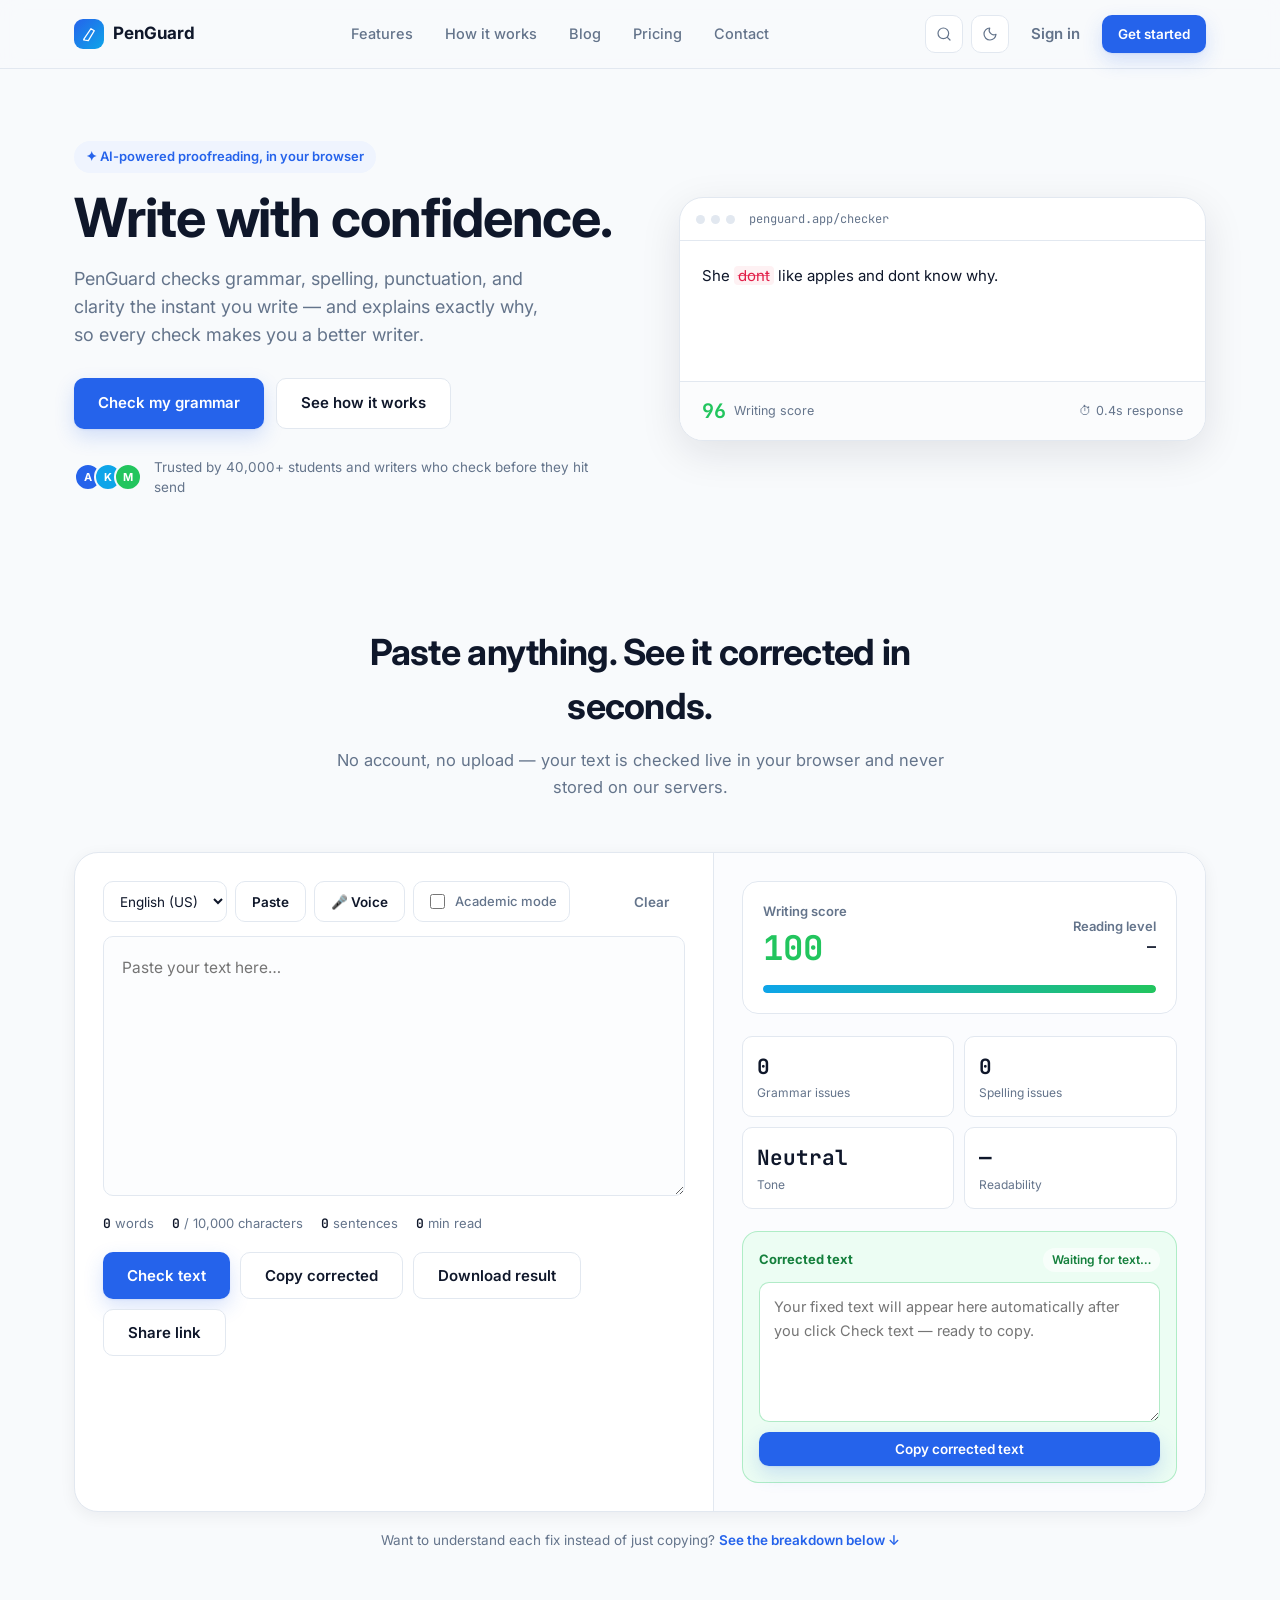
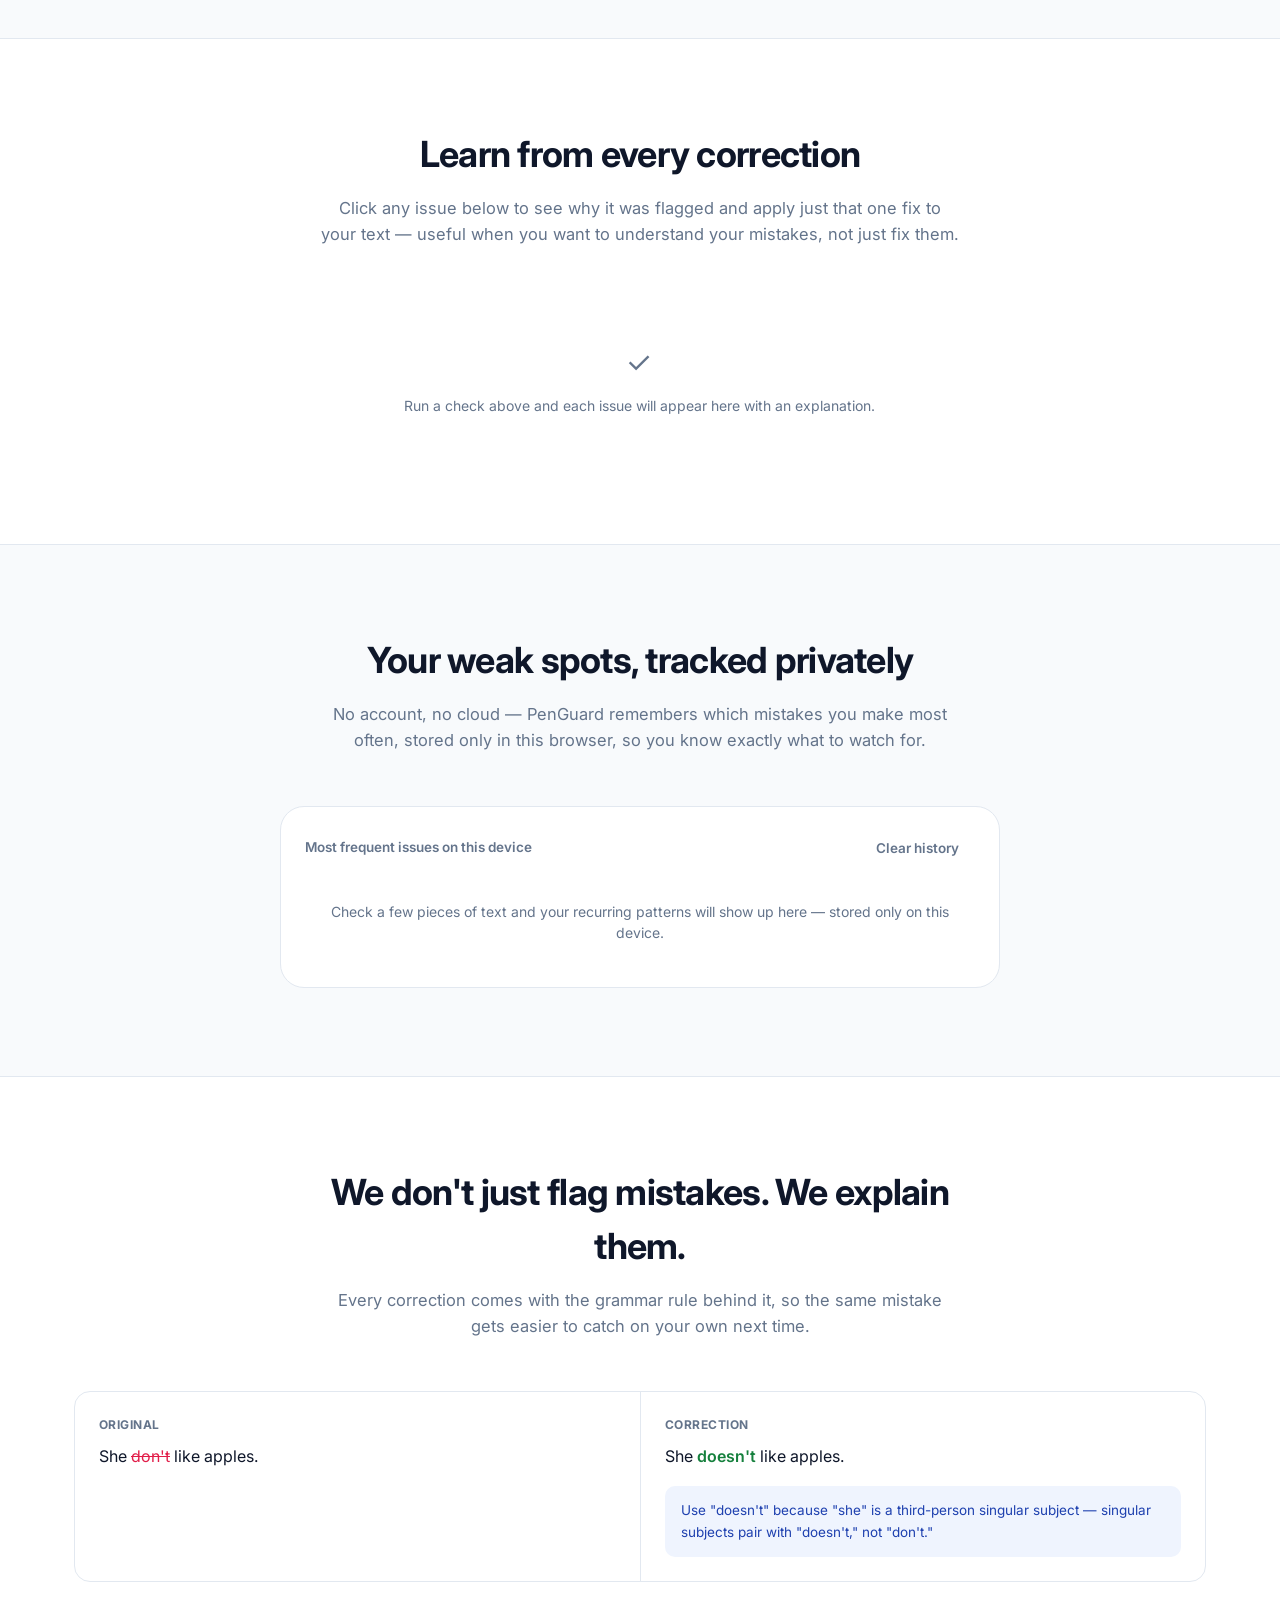
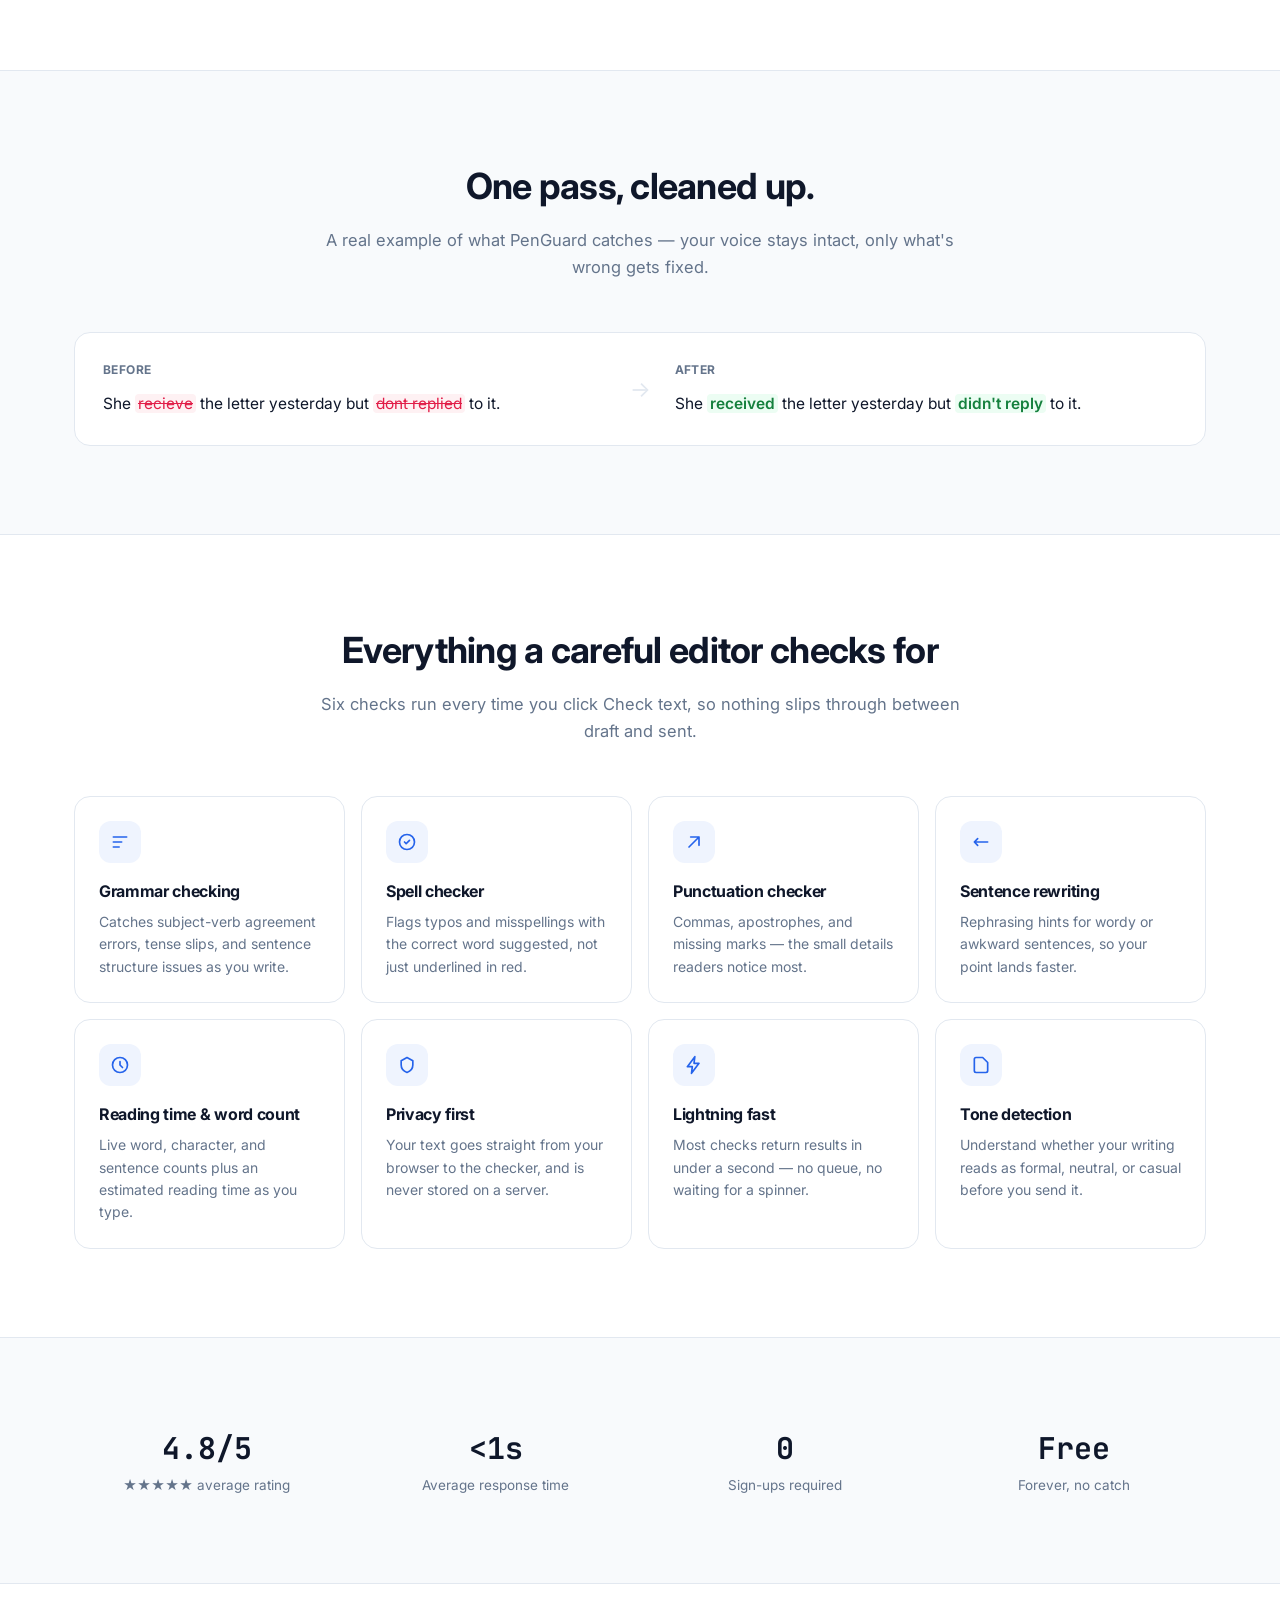
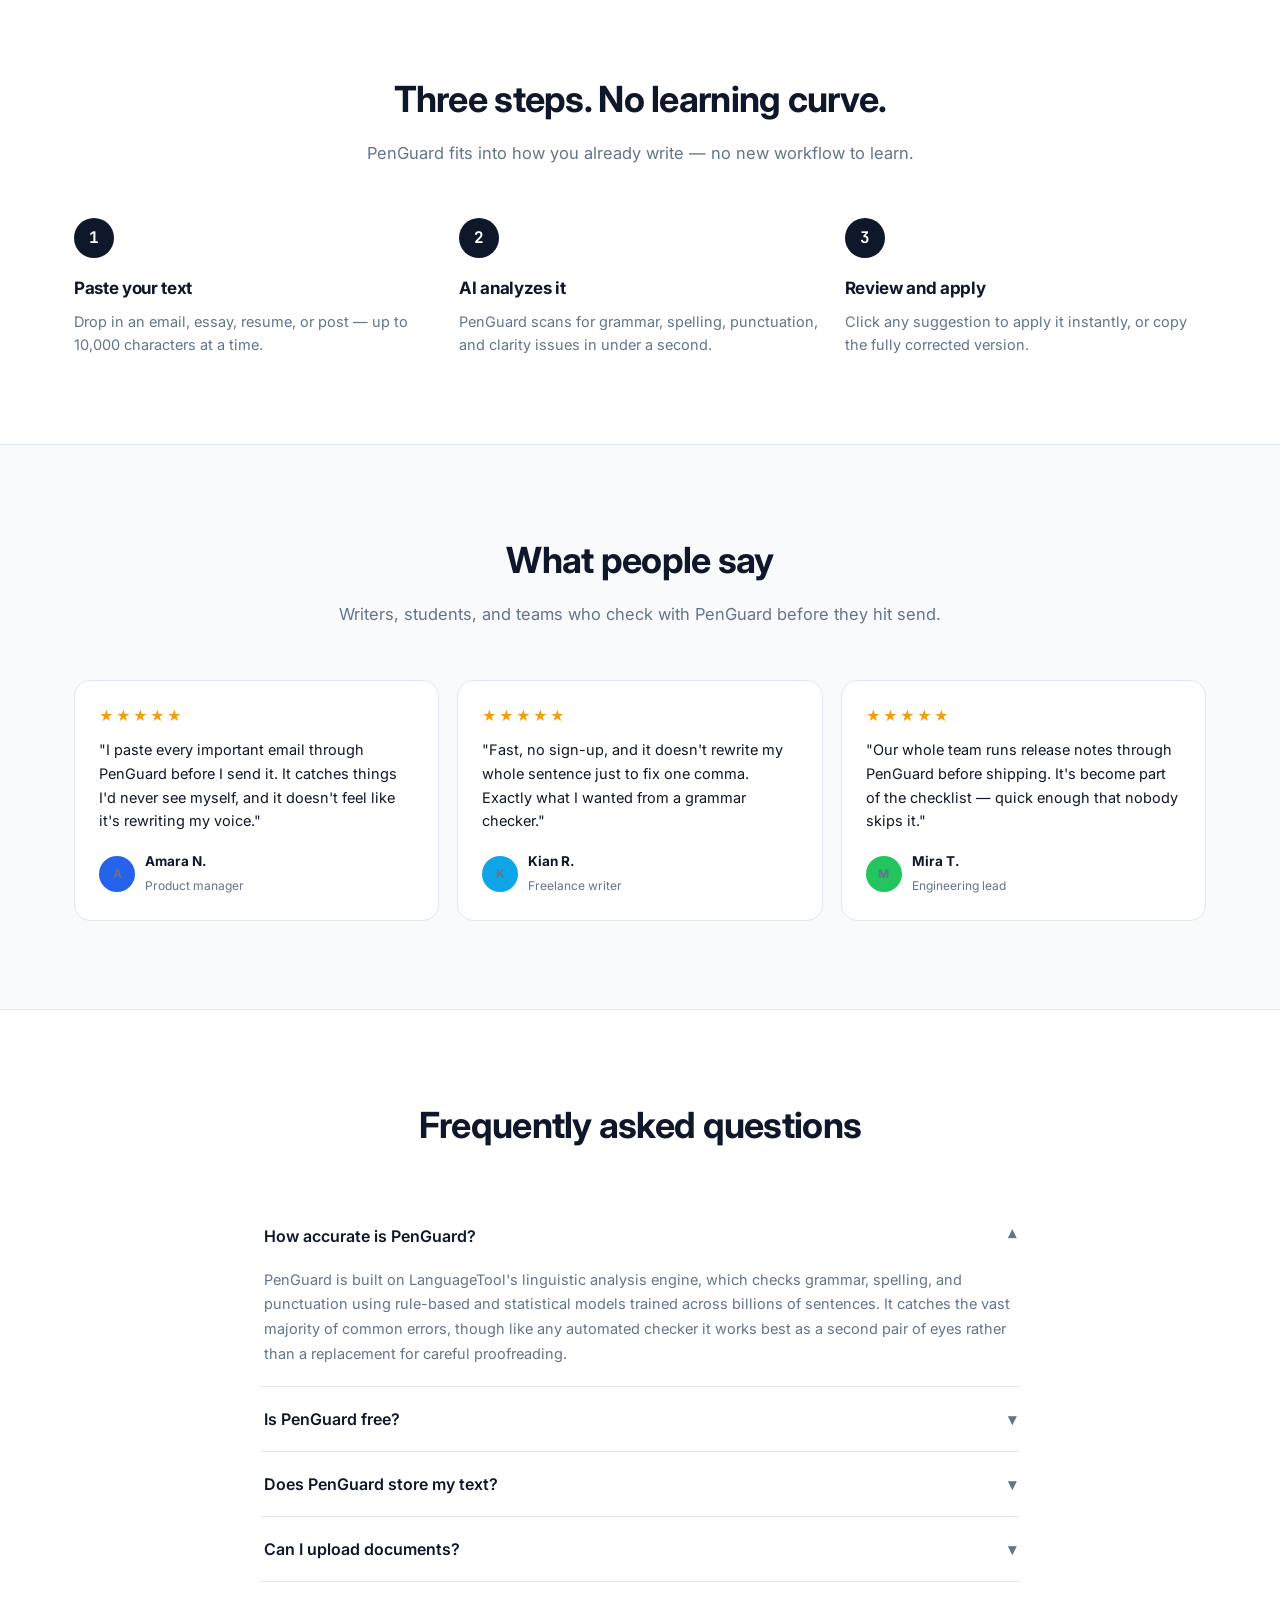
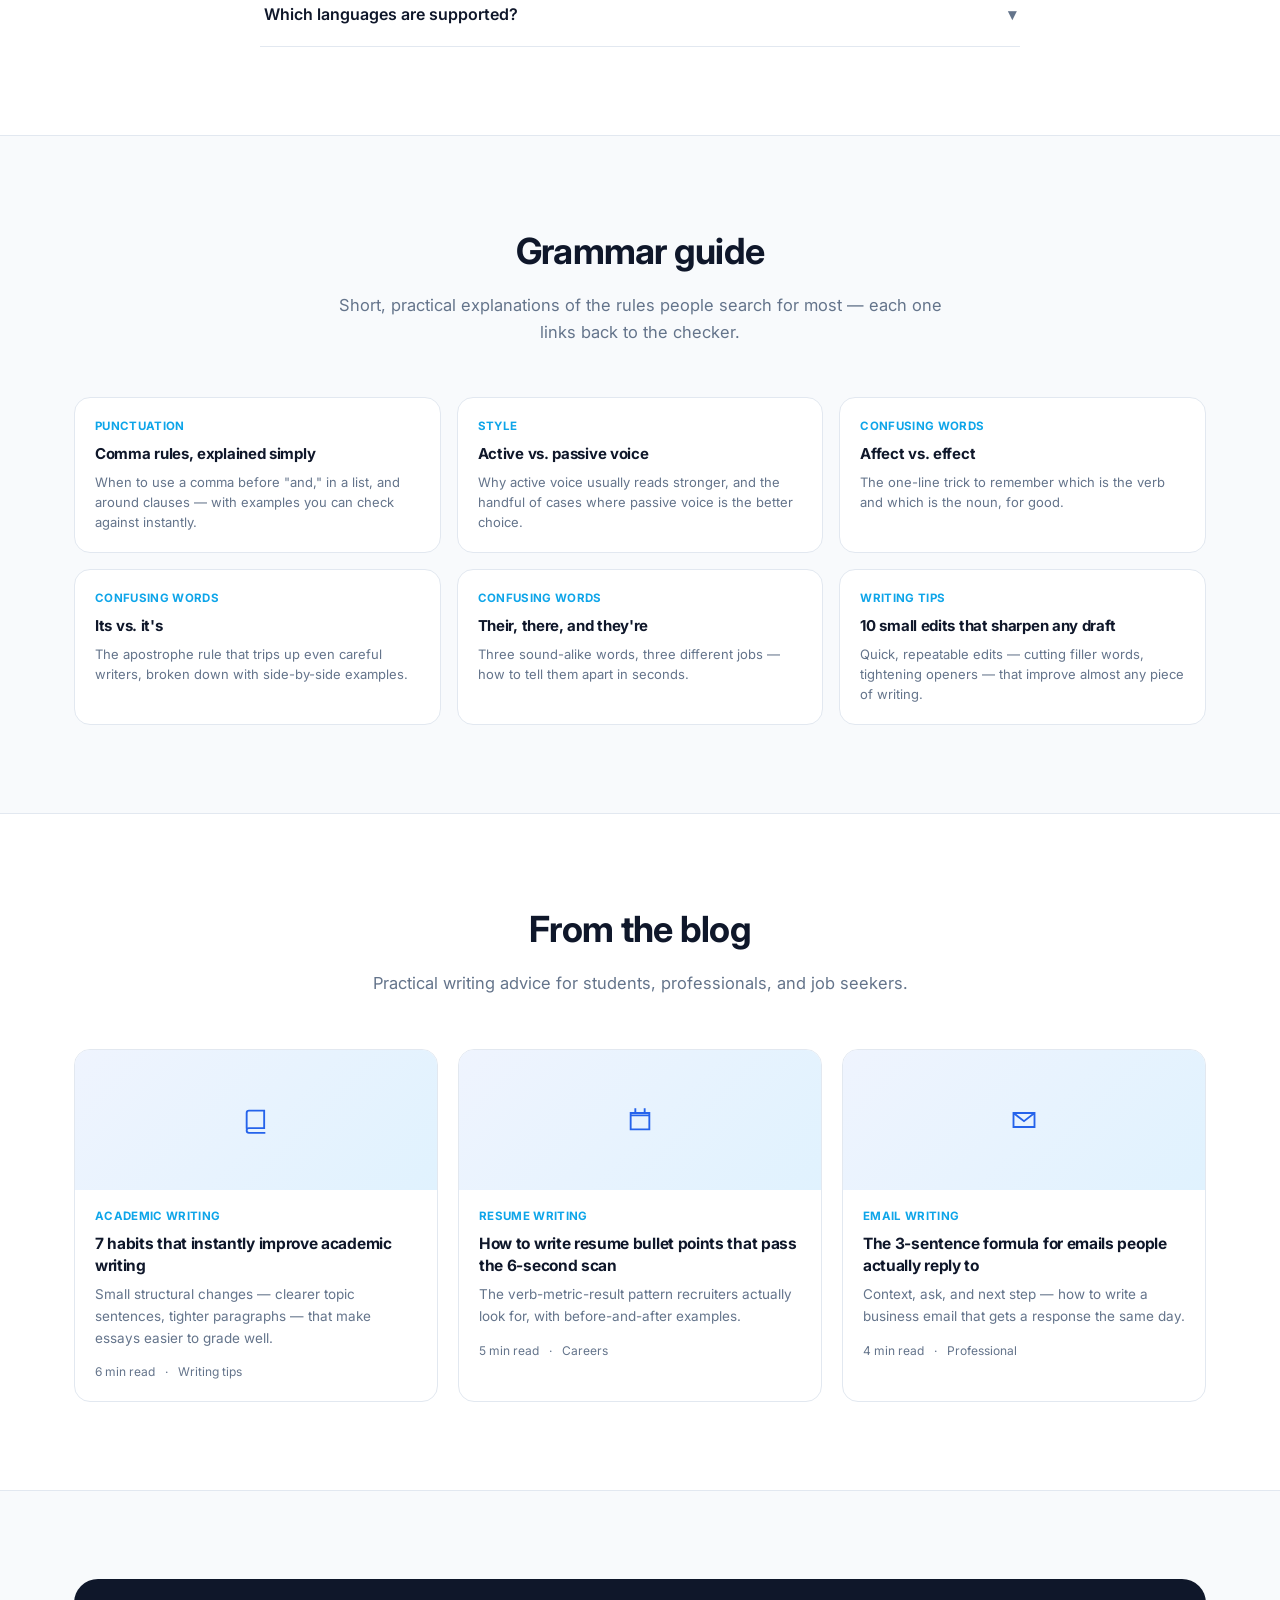
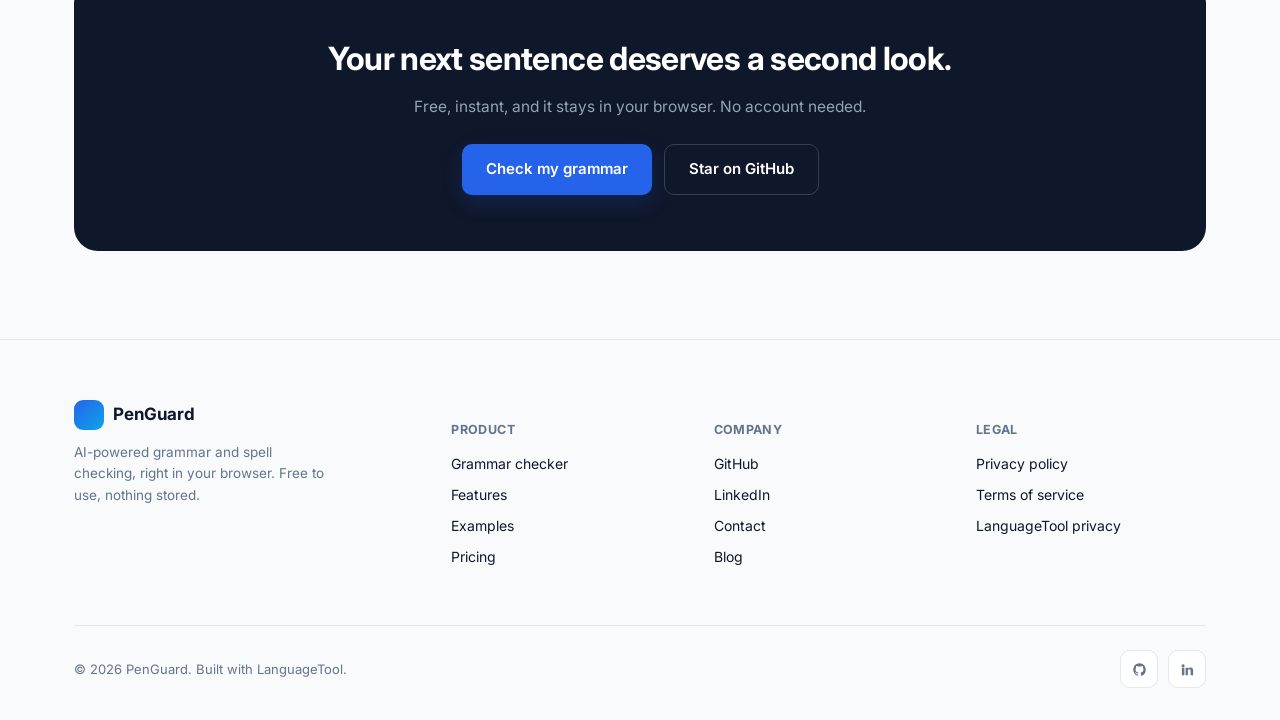
<file: index.html>
<!DOCTYPE html>
<html lang="en">
<head>
<meta charset="UTF-8">
<meta name="viewport" content="width=device-width, initial-scale=1.0">
<title>PenGuard — Free AI Grammar Checker & Writing Assistant</title>
<link rel="icon" type="image/svg+xml" href="assets/favicon.svg">
<link rel="icon" type="image/png" sizes="32x32" href="assets/favicon-32.png">
<link rel="apple-touch-icon" href="assets/favicon-32.png">
<meta name="description" content="Check grammar, spelling, and punctuation instantly with PenGuard, a free AI-powered writing assistant. No sign-up, nothing stored, results in under a second.">
<link rel="canonical" href="https://penguard.app/">

<!-- Open Graph -->
<meta property="og:type" content="website">
<meta property="og:site_name" content="PenGuard">
<meta property="og:title" content="PenGuard — Free AI Grammar Checker & Writing Assistant">
<meta property="og:description" content="Catch grammar, spelling, and punctuation mistakes the moment you write them. Free, instant, no account required.">
<meta property="og:url" content="https://penguard.app/">
<meta property="og:image" content="https://penguard.app/assets/og-image.png">

<!-- Twitter -->
<meta name="twitter:card" content="summary_large_image">
<meta name="twitter:title" content="PenGuard — Free AI Grammar Checker & Writing Assistant">
<meta name="twitter:description" content="Catch grammar, spelling, and punctuation mistakes the moment you write them. Free, instant, no account required.">
<meta name="twitter:image" content="https://penguard.app/assets/og-image.png">

<link rel="preconnect" href="https://fonts.googleapis.com">
<link rel="preconnect" href="https://fonts.gstatic.com" crossorigin>
<link href="https://fonts.googleapis.com/css2?family=Inter:wght@400;500;600;700&family=JetBrains+Mono:wght@500;700&display=swap" rel="stylesheet">
<link rel="stylesheet" href="assets/css/style.css">

<!-- Organization schema -->
<script type="application/ld+json">
{
  "@context": "https://schema.org",
  "@type": "Organization",
  "name": "PenGuard",
  "url": "https://penguard.app",
  "logo": "https://penguard.app/assets/logo.png",
  "sameAs": ["https://github.com/penguard", "https://linkedin.com/company/penguard"]
}
</script>

<!-- WebSite + SearchAction schema -->
<script type="application/ld+json">
{
  "@context": "https://schema.org",
  "@type": "WebSite",
  "name": "PenGuard",
  "url": "https://penguard.app",
  "potentialAction": {
    "@type": "SearchAction",
    "target": "https://penguard.app/blog?q={search_term_string}",
    "query-input": "required name=search_term_string"
  }
}
</script>

<!-- SoftwareApplication schema -->
<script type="application/ld+json">
{
  "@context": "https://schema.org",
  "@type": "SoftwareApplication",
  "name": "PenGuard",
  "applicationCategory": "BrowserApplication",
  "operatingSystem": "Any",
  "offers": { "@type": "Offer", "price": "0", "priceCurrency": "USD" },
  "aggregateRating": { "@type": "AggregateRating", "ratingValue": "4.8", "ratingCount": "312" }
}
</script>

<!-- FAQ schema -->
<script type="application/ld+json">
{
  "@context": "https://schema.org",
  "@type": "FAQPage",
  "mainEntity": [
    {
      "@type": "Question",
      "name": "How accurate is PenGuard?",
      "acceptedAnswer": { "@type": "Answer", "text": "PenGuard is built on LanguageTool's linguistic analysis engine, which checks grammar, spelling, and punctuation using rule-based and statistical models trained across billions of sentences. It catches the vast majority of common errors, though like any automated checker it works best as a second pair of eyes rather than a replacement for careful proofreading." }
    },
    {
      "@type": "Question",
      "name": "Is PenGuard free?",
      "acceptedAnswer": { "@type": "Answer", "text": "Yes. PenGuard's grammar, spelling, and punctuation checker is free with no account, no word limits per check, and no credit card required." }
    },
    {
      "@type": "Question",
      "name": "Does PenGuard store my text?",
      "acceptedAnswer": { "@type": "Answer", "text": "No. Your text is sent directly from your browser to the checking engine for analysis and is not saved on any server or associated with your identity afterward." }
    },
    {
      "@type": "Question",
      "name": "Can I upload documents?",
      "acceptedAnswer": { "@type": "Answer", "text": "You can paste text of up to 10,000 characters directly into the editor. Direct .docx and .pdf uploads are on our roadmap." }
    },
    {
      "@type": "Question",
      "name": "Which languages are supported?",
      "acceptedAnswer": { "@type": "Answer", "text": "PenGuard currently supports English, with regional variants for US, UK, Australian, and Canadian spelling and grammar conventions." }
    }
  ]
}
</script>
</head>
<body>
<a href="#main" class="skip-link">Skip to content</a>

<!-- ============ NAV ============ -->
<nav class="nav" aria-label="Main navigation">
  <div class="container nav-inner">
    <a href="#top" class="logo">
      <span class="logo-mark" aria-hidden="true">
        <svg width="16" height="16" viewBox="0 0 24 24" fill="none"><path d="M4 20L15 4l5 3-9 15-7-1 1-1z" stroke="#fff" stroke-width="1.8" stroke-linecap="round" stroke-linejoin="round"/></svg>
      </span>
      PenGuard
    </a>
    <div class="nav-links">
      <a class="nav-link" href="#features">Features</a>
      <a class="nav-link" href="#how-it-works">How it works</a>
      <a class="nav-link" href="#blog">Blog</a>
      <a class="nav-link" href="#pricing">Pricing</a>
      <a class="nav-link" href="#faq">Contact</a>
    </div>
    <div class="nav-actions">
      <button class="icon-btn" id="cmdkBtn" aria-label="Open command palette (Ctrl K)" title="Command palette (Ctrl K)">
        <svg width="16" height="16" viewBox="0 0 24 24" fill="none"><path d="M11 19a8 8 0 1 0 0-16 8 8 0 0 0 0 16zM21 21l-4.35-4.35" stroke="currentColor" stroke-width="1.8" stroke-linecap="round"/></svg>
      </button>
      <button class="icon-btn" id="themeBtn" aria-label="Toggle dark mode" title="Toggle dark mode">
        <svg width="16" height="16" viewBox="0 0 24 24" fill="none"><path d="M21 12.4A9 9 0 1 1 11.6 3a7 7 0 0 0 9.4 9.4z" stroke="currentColor" stroke-width="1.8" stroke-linejoin="round"/></svg>
      </button>
      <a class="btn btn-ghost" href="#" aria-label="Sign in">Sign in</a>
      <a class="btn btn-primary btn-sm" href="#checker">Get started</a>
    </div>
  </div>
</nav>

<main id="main">
<!-- ============ HERO ============ -->
<header class="hero" id="top">
  <div class="container hero-grid">
    <div>
      <span class="eyebrow">✦ AI-powered proofreading, in your browser</span>
      <h1>Write with confidence.</h1>
      <p class="hero-sub">PenGuard checks grammar, spelling, punctuation, and clarity the instant you write — and explains exactly why, so every check makes you a better writer.</p>
      <div class="hero-cta">
        <a href="#checker" class="btn btn-primary">Check my grammar</a>
        <a href="#how-it-works" class="btn btn-secondary">See how it works</a>
      </div>
      <div class="hero-trust">
        <span class="avatar-stack" aria-hidden="true">
          <span style="background:#2563EB">A</span>
          <span style="background:#0EA5E9">K</span>
          <span style="background:#22C55E">M</span>
        </span>
        Trusted by 40,000+ students and writers who check before they hit send
      </div>
    </div>

    <div class="hero-preview" role="img" aria-label="Live preview of PenGuard correcting a sentence">
      <div class="hero-preview-bar">
        <span></span><span></span><span></span>
        <small>penguard.app/checker</small>
      </div>
      <div class="hero-preview-body">
        <div class="hero-preview-text" id="heroTypeTarget"></div>
      </div>
      <div class="hero-preview-footer">
        <div class="mini-score">
          <span class="mini-score-num">96</span>
          <span class="mini-score-label">Writing score</span>
        </div>
        <span class="mini-score-label">⏱ 0.4s response</span>
      </div>
    </div>
  </div>
</header>

<!-- ============ MAIN CHECKER ============ -->
<section class="section" id="checker">
  <div class="container">
    <div class="section-head">
      <h2>Paste anything. See it corrected in seconds.</h2>
      <p>No account, no upload — your text is checked live in your browser and never stored on our servers.</p>
    </div>

    <div class="checker-shell">
      <div class="checker-grid">
        <div class="checker-left">
          <div class="checker-toolbar">
            <div class="checker-toolbar-left">
              <select class="lang-select" id="langSelect" aria-label="Checking language">
                <option value="en-US">English (US)</option>
                <option value="en-GB">English (UK)</option>
                <option value="en-AU">English (AU)</option>
                <option value="en-CA">English (CA)</option>
              </select>
              <button class="btn btn-secondary btn-sm" id="pasteBtn">Paste</button>
              <button class="btn btn-secondary btn-sm" id="voiceBtn" title="Voice input">🎤 Voice</button>
              <label class="academic-toggle" title="Flags contractions and casual phrasing for essays and reports">
                <input type="checkbox" id="academicModeToggle">
                <span>Academic mode</span>
              </label>
            </div>
            <button class="btn btn-ghost btn-sm" id="clearBtn">Clear</button>
          </div>

          <label for="editor" class="sr-only" style="position:absolute;left:-9999px;">Your text</label>
          <textarea id="editor" placeholder="Paste your text here…" maxlength="10000"></textarea>

          <div class="editor-stats">
            <span><b id="statWords">0</b> words</span>
            <span><b id="statChars">0</b> / 10,000 characters</span>
            <span><b id="statSentences">0</b> sentences</span>
            <span><b id="statTime">0</b> min read</span>
          </div>

          <div class="checker-actions">
            <button class="btn btn-primary" id="checkBtn">Check text</button>
            <button class="btn btn-secondary" id="copyBtn">Copy corrected</button>
            <button class="btn btn-secondary" id="downloadBtn">Download result</button>
            <button class="btn btn-secondary" id="shareBtn">Share link</button>
          </div>
        </div>

        <div class="checker-right">
          <div class="score-card">
            <div class="score-card-top">
              <div>
                <div style="font-size:13px;color:var(--secondary);font-weight:600;">Writing score</div>
                <div class="score-ring-num" id="scoreNum">100</div>
              </div>
              <div style="text-align:right;">
                <div style="font-size:13px;color:var(--secondary);font-weight:600;">Reading level</div>
                <div id="readLevel" style="font-family:var(--font-mono);font-weight:700;font-size:15px;">—</div>
              </div>
            </div>
            <div class="score-bar-track"><div class="score-bar-fill" id="scoreBar"></div></div>
          </div>

          <div class="metric-row">
            <div class="metric-tile"><div class="num" id="metricGrammar">0</div><div class="lbl">Grammar issues</div></div>
            <div class="metric-tile"><div class="num" id="metricSpelling">0</div><div class="lbl">Spelling issues</div></div>
            <div class="metric-tile"><div class="num" id="metricTone">Neutral</div><div class="lbl">Tone</div></div>
            <div class="metric-tile"><div class="num" id="metricReadability">—</div><div class="lbl">Readability</div></div>
          </div>

          <div class="corrected-box">
            <div class="corrected-box-head">
              <span>Corrected text</span>
              <span id="correctedStatus" class="corrected-status">Waiting for text…</span>
            </div>
            <textarea id="correctedOutput" class="corrected-textarea" readonly placeholder="Your fixed text will appear here automatically after you click Check text — ready to copy."></textarea>
            <button class="btn btn-primary btn-block btn-sm" id="copyCorrectedFast">Copy corrected text</button>
          </div>
        </div>
      </div>
    </div>

    <p class="learn-hint">Want to understand each fix instead of just copying? <a href="#learn-corrections">See the breakdown below ↓</a></p>
  </div>
</section>

<!-- ============ LEARN FROM CORRECTIONS (secondary, optional) ============ -->
<section class="section section-alt" id="learn-corrections">
  <div class="container">
    <div class="section-head">
      <h2>Learn from every correction</h2>
      <p>Click any issue below to see why it was flagged and apply just that one fix to your text — useful when you want to understand your mistakes, not just fix them.</p>
    </div>
    <div class="learn-shell">
      <div class="issues-list" id="issuesList">
        <div class="empty-state">
          <div class="glyph">✓</div>
          Run a check above and each issue will appear here with an explanation.
        </div>
      </div>
    </div>
  </div>
</section>

<!-- ============ WEAK SPOT TRACKER ============ -->
<section class="section">
  <div class="container">
    <div class="section-head">
      <h2>Your weak spots, tracked privately</h2>
      <p>No account, no cloud — PenGuard remembers which mistakes you make most often, stored only in this browser, so you know exactly what to watch for.</p>
    </div>
    <div class="weakspot-shell">
      <div class="weakspot-header">
        <span>Most frequent issues on this device</span>
        <button class="btn btn-ghost btn-sm" id="resetWeakSpotsBtn">Clear history</button>
      </div>
      <div id="weakSpotsPanel"></div>
    </div>
  </div>
</section>

<!-- ============ EXPLANATION PANEL ============ -->
<section class="section section-alt reveal">
  <div class="container">
    <div class="section-head">
      <h2>We don't just flag mistakes. We explain them.</h2>
      <p>Every correction comes with the grammar rule behind it, so the same mistake gets easier to catch on your own next time.</p>
    </div>
    <div class="explain-example">
      <div class="explain-col">
        <div class="explain-label">Original</div>
        <div class="explain-text">She <span style="color:var(--danger);text-decoration:line-through;">don't</span> like apples.</div>
      </div>
      <div class="explain-col">
        <div class="explain-label">Correction</div>
        <div class="explain-text">She <span style="color:#15803D;font-weight:600;">doesn't</span> like apples.</div>
        <div class="explain-why">Use "doesn't" because "she" is a third-person singular subject — singular subjects pair with "doesn't," not "don't."</div>
      </div>
    </div>
  </div>
</section>

<!-- ============ BEFORE / AFTER ============ -->
<section class="section" id="before-after">
  <div class="container">
    <div class="section-head">
      <h2>One pass, cleaned up.</h2>
      <p>A real example of what PenGuard catches — your voice stays intact, only what's wrong gets fixed.</p>
    </div>
    <div class="ba-card">
      <div class="ba-block ba-before">
        <div class="explain-label">Before</div>
        <p>She <span class="del">recieve</span> the letter yesterday but <span class="del">dont replied</span> to it.</p>
      </div>
      <div class="ba-arrow">→</div>
      <div class="ba-block ba-after">
        <div class="explain-label">After</div>
        <p>She <span class="add">received</span> the letter yesterday but <span class="add">didn't reply</span> to it.</p>
      </div>
    </div>
  </div>
</section>

<!-- ============ FEATURES ============ -->
<section class="section section-alt" id="features">
  <div class="container">
    <div class="section-head">
      <h2>Everything a careful editor checks for</h2>
      <p>Six checks run every time you click Check text, so nothing slips through between draft and sent.</p>
    </div>
    <div class="feature-grid">
      <div class="feature-card">
        <div class="feature-icon"><svg width="20" height="20" viewBox="0 0 24 24" fill="none"><path d="M4 6h16M4 12h10M4 18h7" stroke="currentColor" stroke-width="2" stroke-linecap="round"/></svg></div>
        <h3>Grammar checking</h3>
        <p>Catches subject-verb agreement errors, tense slips, and sentence structure issues as you write.</p>
      </div>
      <div class="feature-card">
        <div class="feature-icon"><svg width="20" height="20" viewBox="0 0 24 24" fill="none"><path d="M9 12l2 2 4-4M21 12a9 9 0 1 1-18 0 9 9 0 0 1 18 0z" stroke="currentColor" stroke-width="2" stroke-linecap="round" stroke-linejoin="round"/></svg></div>
        <h3>Spell checker</h3>
        <p>Flags typos and misspellings with the correct word suggested, not just underlined in red.</p>
      </div>
      <div class="feature-card">
        <div class="feature-icon"><svg width="20" height="20" viewBox="0 0 24 24" fill="none"><path d="M6 18L18 6M8 6h10v10" stroke="currentColor" stroke-width="2" stroke-linecap="round" stroke-linejoin="round"/></svg></div>
        <h3>Punctuation checker</h3>
        <p>Commas, apostrophes, and missing marks — the small details readers notice most.</p>
      </div>
      <div class="feature-card">
        <div class="feature-icon"><svg width="20" height="20" viewBox="0 0 24 24" fill="none"><path d="M4 12h16M4 12l4-4M4 12l4 4" stroke="currentColor" stroke-width="2" stroke-linecap="round" stroke-linejoin="round"/></svg></div>
        <h3>Sentence rewriting</h3>
        <p>Rephrasing hints for wordy or awkward sentences, so your point lands faster.</p>
      </div>
      <div class="feature-card">
        <div class="feature-icon"><svg width="20" height="20" viewBox="0 0 24 24" fill="none"><circle cx="12" cy="12" r="9" stroke="currentColor" stroke-width="2"/><path d="M12 8v4l3 3" stroke="currentColor" stroke-width="2" stroke-linecap="round"/></svg></div>
        <h3>Reading time & word count</h3>
        <p>Live word, character, and sentence counts plus an estimated reading time as you type.</p>
      </div>
      <div class="feature-card">
        <div class="feature-icon"><svg width="20" height="20" viewBox="0 0 24 24" fill="none"><path d="M12 3l7 4v5c0 4.5-3 7.5-7 9-4-1.5-7-4.5-7-9V7l7-4z" stroke="currentColor" stroke-width="2" stroke-linejoin="round"/></svg></div>
        <h3>Privacy first</h3>
        <p>Your text goes straight from your browser to the checker, and is never stored on a server.</p>
      </div>
      <div class="feature-card">
        <div class="feature-icon"><svg width="20" height="20" viewBox="0 0 24 24" fill="none"><path d="M13 2L4 14h6l-1 8 9-12h-6l1-8z" stroke="currentColor" stroke-width="2" stroke-linejoin="round"/></svg></div>
        <h3>Lightning fast</h3>
        <p>Most checks return results in under a second — no queue, no waiting for a spinner.</p>
      </div>
      <div class="feature-card">
        <div class="feature-icon"><svg width="20" height="20" viewBox="0 0 24 24" fill="none"><path d="M4 19V5a2 2 0 0 1 2-2h8l6 6v10a2 2 0 0 1-2 2H6a2 2 0 0 1-2-2z" stroke="currentColor" stroke-width="2" stroke-linejoin="round"/></svg></div>
        <h3>Tone detection</h3>
        <p>Understand whether your writing reads as formal, neutral, or casual before you send it.</p>
      </div>
    </div>
  </div>
</section>

<!-- ============ TRUST ============ -->
<section class="section">
  <div class="container">
    <div class="trust-strip">
      <div class="trust-item"><div class="num">4.8/5</div><div class="lbl">★★★★★ average rating</div></div>
      <div class="trust-item"><div class="num">&lt;1s</div><div class="lbl">Average response time</div></div>
      <div class="trust-item"><div class="num">0</div><div class="lbl">Sign-ups required</div></div>
      <div class="trust-item"><div class="num">Free</div><div class="lbl">Forever, no catch</div></div>
    </div>
  </div>
</section>

<!-- ============ HOW IT WORKS ============ -->
<section class="section section-alt" id="how-it-works">
  <div class="container">
    <div class="section-head">
      <h2>Three steps. No learning curve.</h2>
      <p>PenGuard fits into how you already write — no new workflow to learn.</p>
    </div>
    <div class="steps-row">
      <div class="step-card">
        <div class="step-num">1</div>
        <h3>Paste your text</h3>
        <p>Drop in an email, essay, resume, or post — up to 10,000 characters at a time.</p>
      </div>
      <div class="step-card">
        <div class="step-num">2</div>
        <h3>AI analyzes it</h3>
        <p>PenGuard scans for grammar, spelling, punctuation, and clarity issues in under a second.</p>
      </div>
      <div class="step-card">
        <div class="step-num">3</div>
        <h3>Review and apply</h3>
        <p>Click any suggestion to apply it instantly, or copy the fully corrected version.</p>
      </div>
    </div>
  </div>
</section>

<!-- ============ TESTIMONIALS ============ -->
<section class="section" id="testimonials">
  <div class="container">
    <div class="section-head">
      <h2>What people say</h2>
      <p>Writers, students, and teams who check with PenGuard before they hit send.</p>
    </div>
    <div class="testimonial-grid">
      <div class="testimonial-card">
        <div class="stars">★★★★★</div>
        <p>"I paste every important email through PenGuard before I send it. It catches things I'd never see myself, and it doesn't feel like it's rewriting my voice."</p>
        <div class="testimonial-who">
          <span class="testimonial-avatar" style="background:#2563EB">A</span>
          <div><strong>Amara N.</strong><span>Product manager</span></div>
        </div>
      </div>
      <div class="testimonial-card">
        <div class="stars">★★★★★</div>
        <p>"Fast, no sign-up, and it doesn't rewrite my whole sentence just to fix one comma. Exactly what I wanted from a grammar checker."</p>
        <div class="testimonial-who">
          <span class="testimonial-avatar" style="background:#0EA5E9">K</span>
          <div><strong>Kian R.</strong><span>Freelance writer</span></div>
        </div>
      </div>
      <div class="testimonial-card">
        <div class="stars">★★★★★</div>
        <p>"Our whole team runs release notes through PenGuard before shipping. It's become part of the checklist — quick enough that nobody skips it."</p>
        <div class="testimonial-who">
          <span class="testimonial-avatar" style="background:#22C55E">M</span>
          <div><strong>Mira T.</strong><span>Engineering lead</span></div>
        </div>
      </div>
    </div>
  </div>
</section>

<!-- ============ FAQ ============ -->
<section class="section section-alt" id="faq">
  <div class="container">
    <div class="section-head">
      <h2>Frequently asked questions</h2>
    </div>
    <div class="faq-list">
      <details class="faq-item" open>
        <summary class="faq-q">How accurate is PenGuard?
          <span class="chev">▾</span>
        </summary>
        <div class="faq-a">PenGuard is built on LanguageTool's linguistic analysis engine, which checks grammar, spelling, and punctuation using rule-based and statistical models trained across billions of sentences. It catches the vast majority of common errors, though like any automated checker it works best as a second pair of eyes rather than a replacement for careful proofreading.</div>
      </details>
      <details class="faq-item">
        <summary class="faq-q">Is PenGuard free?<span class="chev">▾</span></summary>
        <div class="faq-a">Yes. PenGuard's grammar, spelling, and punctuation checker is free with no account, no per-check word limits, and no credit card required.</div>
      </details>
      <details class="faq-item">
        <summary class="faq-q">Does PenGuard store my text?<span class="chev">▾</span></summary>
        <div class="faq-a">No. Your text is sent directly from your browser to the checking engine for analysis and is not saved on any server or linked to your identity afterward.</div>
      </details>
      <details class="faq-item">
        <summary class="faq-q">Can I upload documents?<span class="chev">▾</span></summary>
        <div class="faq-a">You can paste up to 10,000 characters directly into the editor today. Direct .docx and .pdf uploads are on our roadmap.</div>
      </details>
      <details class="faq-item">
        <summary class="faq-q">Which languages are supported?<span class="chev">▾</span></summary>
        <div class="faq-a">PenGuard currently supports English, with regional variants for US, UK, Australian, and Canadian spelling and grammar conventions.</div>
      </details>
    </div>
  </div>
</section>

<!-- ============ SEO CONTENT HUB ============ -->
<section class="section">
  <div class="container">
    <div class="section-head">
      <h2>Grammar guide</h2>
      <p>Short, practical explanations of the rules people search for most — each one links back to the checker.</p>
    </div>
    <div class="hub-grid">
      <a class="hub-card" href="/blog/comma-rules">
        <div class="eyebrow-sm">Punctuation</div>
        <h4>Comma rules, explained simply</h4>
        <p>When to use a comma before "and," in a list, and around clauses — with examples you can check against instantly.</p>
      </a>
      <a class="hub-card" href="/blog/active-vs-passive-voice">
        <div class="eyebrow-sm">Style</div>
        <h4>Active vs. passive voice</h4>
        <p>Why active voice usually reads stronger, and the handful of cases where passive voice is the better choice.</p>
      </a>
      <a class="hub-card" href="/blog/affect-vs-effect">
        <div class="eyebrow-sm">Confusing words</div>
        <h4>Affect vs. effect</h4>
        <p>The one-line trick to remember which is the verb and which is the noun, for good.</p>
      </a>
      <a class="hub-card" href="/blog/its-vs-its">
        <div class="eyebrow-sm">Confusing words</div>
        <h4>Its vs. it's</h4>
        <p>The apostrophe rule that trips up even careful writers, broken down with side-by-side examples.</p>
      </a>
      <a class="hub-card" href="/blog/their-there-theyre">
        <div class="eyebrow-sm">Confusing words</div>
        <h4>Their, there, and they're</h4>
        <p>Three sound-alike words, three different jobs — how to tell them apart in seconds.</p>
      </a>
      <a class="hub-card" href="/blog/writing-tips">
        <div class="eyebrow-sm">Writing tips</div>
        <h4>10 small edits that sharpen any draft</h4>
        <p>Quick, repeatable edits — cutting filler words, tightening openers — that improve almost any piece of writing.</p>
      </a>
    </div>
  </div>
</section>

<!-- ============ BLOG PREVIEW ============ -->
<section class="section section-alt" id="blog">
  <div class="container">
    <div class="section-head">
      <h2>From the blog</h2>
      <p>Practical writing advice for students, professionals, and job seekers.</p>
    </div>
    <div class="blog-grid">
      <a class="blog-card" href="/blog/improve-academic-writing">
        <div class="blog-thumb"><svg width="28" height="28" viewBox="0 0 24 24" fill="none"><path d="M4 19.5V6a2 2 0 0 1 2-2h13v15H6a2 2 0 0 0 0 4h14" stroke="currentColor" stroke-width="1.6"/></svg></div>
        <div class="blog-body">
          <div class="blog-cat">Academic writing</div>
          <h4>7 habits that instantly improve academic writing</h4>
          <p>Small structural changes — clearer topic sentences, tighter paragraphs — that make essays easier to grade well.</p>
          <div class="blog-meta"><span>6 min read</span><span>·</span><span>Writing tips</span></div>
        </div>
      </a>
      <a class="blog-card" href="/blog/resume-writing">
        <div class="blog-thumb"><svg width="28" height="28" viewBox="0 0 24 24" fill="none"><path d="M8 2v4M16 2v4M4 8h16M4 6h16v14H4z" stroke="currentColor" stroke-width="1.6"/></svg></div>
        <div class="blog-body">
          <div class="blog-cat">Resume writing</div>
          <h4>How to write resume bullet points that pass the 6-second scan</h4>
          <p>The verb-metric-result pattern recruiters actually look for, with before-and-after examples.</p>
          <div class="blog-meta"><span>5 min read</span><span>·</span><span>Careers</span></div>
        </div>
      </a>
      <a class="blog-card" href="/blog/business-email-writing">
        <div class="blog-thumb"><svg width="28" height="28" viewBox="0 0 24 24" fill="none"><path d="M3 6h18v12H3zM3 6l9 7 9-7" stroke="currentColor" stroke-width="1.6"/></svg></div>
        <div class="blog-body">
          <div class="blog-cat">Email writing</div>
          <h4>The 3-sentence formula for emails people actually reply to</h4>
          <p>Context, ask, and next step — how to write a business email that gets a response the same day.</p>
          <div class="blog-meta"><span>4 min read</span><span>·</span><span>Professional</span></div>
        </div>
      </a>
    </div>
  </div>
</section>

<!-- ============ FINAL CTA ============ -->
<section class="section">
  <div class="container">
    <div class="cta-band">
      <h2>Your next sentence deserves a second look.</h2>
      <p>Free, instant, and it stays in your browser. No account needed.</p>
      <div class="hero-cta">
        <a href="#checker" class="btn btn-primary">Check my grammar</a>
        <a href="https://github.com/" class="btn btn-secondary">Star on GitHub</a>
      </div>
    </div>
  </div>
</section>
</main>

<!-- ============ FOOTER ============ -->
<footer class="footer">
  <div class="container">
    <div class="footer-grid">
      <div class="footer-brand">
        <a href="#top" class="logo">
          <span class="logo-mark" aria-hidden="true"></span>
          PenGuard
        </a>
        <p>AI-powered grammar and spell checking, right in your browser. Free to use, nothing stored.</p>
      </div>
      <div class="footer-col">
        <h5>Product</h5>
        <a href="#checker">Grammar checker</a>
        <a href="#features">Features</a>
        <a href="#before-after">Examples</a>
        <a href="#pricing">Pricing</a>
      </div>
      <div class="footer-col">
        <h5>Company</h5>
        <a href="https://github.com/">GitHub</a>
        <a href="https://linkedin.com/">LinkedIn</a>
        <a href="mailto:hello@penguard.app">Contact</a>
        <a href="#blog">Blog</a>
      </div>
      <div class="footer-col">
        <h5>Legal</h5>
        <a href="/privacy">Privacy policy</a>
        <a href="/terms">Terms of service</a>
        <a href="https://languagetool.org/privacy/">LanguageTool privacy</a>
      </div>
    </div>
    <div class="footer-bottom">
      <span>© 2026 PenGuard. Built with LanguageTool.</span>
      <div class="footer-socials">
        <a class="icon-btn" href="https://github.com/" aria-label="GitHub">
          <svg width="15" height="15" viewBox="0 0 24 24" fill="currentColor"><path d="M12 2C6.48 2 2 6.58 2 12.25c0 4.53 2.87 8.37 6.84 9.73.5.1.68-.22.68-.48 0-.24-.01-.87-.01-1.71-2.78.62-3.37-1.37-3.37-1.37-.46-1.18-1.11-1.5-1.11-1.5-.91-.63.07-.62.07-.62 1 .07 1.53 1.05 1.53 1.05.89 1.56 2.34 1.11 2.91.85.09-.66.35-1.11.63-1.37-2.22-.26-4.56-1.14-4.56-5.06 0-1.12.39-2.03 1.03-2.75-.1-.26-.45-1.3.1-2.71 0 0 .84-.28 2.75 1.05a9.4 9.4 0 0 1 5 0c1.91-1.33 2.75-1.05 2.75-1.05.55 1.41.2 2.45.1 2.71.64.72 1.03 1.63 1.03 2.75 0 3.93-2.34 4.8-4.57 5.05.36.32.68.94.68 1.9 0 1.37-.01 2.47-.01 2.81 0 .27.18.59.69.48A10.26 10.26 0 0 0 22 12.25C22 6.58 17.52 2 12 2z"/></svg>
        </a>
        <a class="icon-btn" href="https://linkedin.com/" aria-label="LinkedIn">
          <svg width="15" height="15" viewBox="0 0 24 24" fill="currentColor"><path d="M4.98 3.5a2.5 2.5 0 1 1 0 5 2.5 2.5 0 0 1 0-5zM3 9h4v12H3zM9 9h3.8v1.7h.05c.53-1 1.83-2.05 3.76-2.05C20.6 8.65 21 11 21 14.2V21h-4v-6.1c0-1.46-.03-3.33-2.03-3.33-2.04 0-2.35 1.6-2.35 3.24V21H9z"/></svg>
        </a>
      </div>
    </div>
  </div>
</footer>

<!-- ============ COMMAND PALETTE ============ -->
<div class="cmdk-overlay" id="cmdkOverlay">
  <div class="cmdk-box">
    <input class="cmdk-input" id="cmdkInput" placeholder="Search pages, tools, or blog posts…" autocomplete="off">
    <div class="cmdk-results" id="cmdkResults"></div>
  </div>
</div>

<script src="assets/js/landing.js"></script>
<script src="assets/js/checker.js"></script>
</body>
</html>
</file>
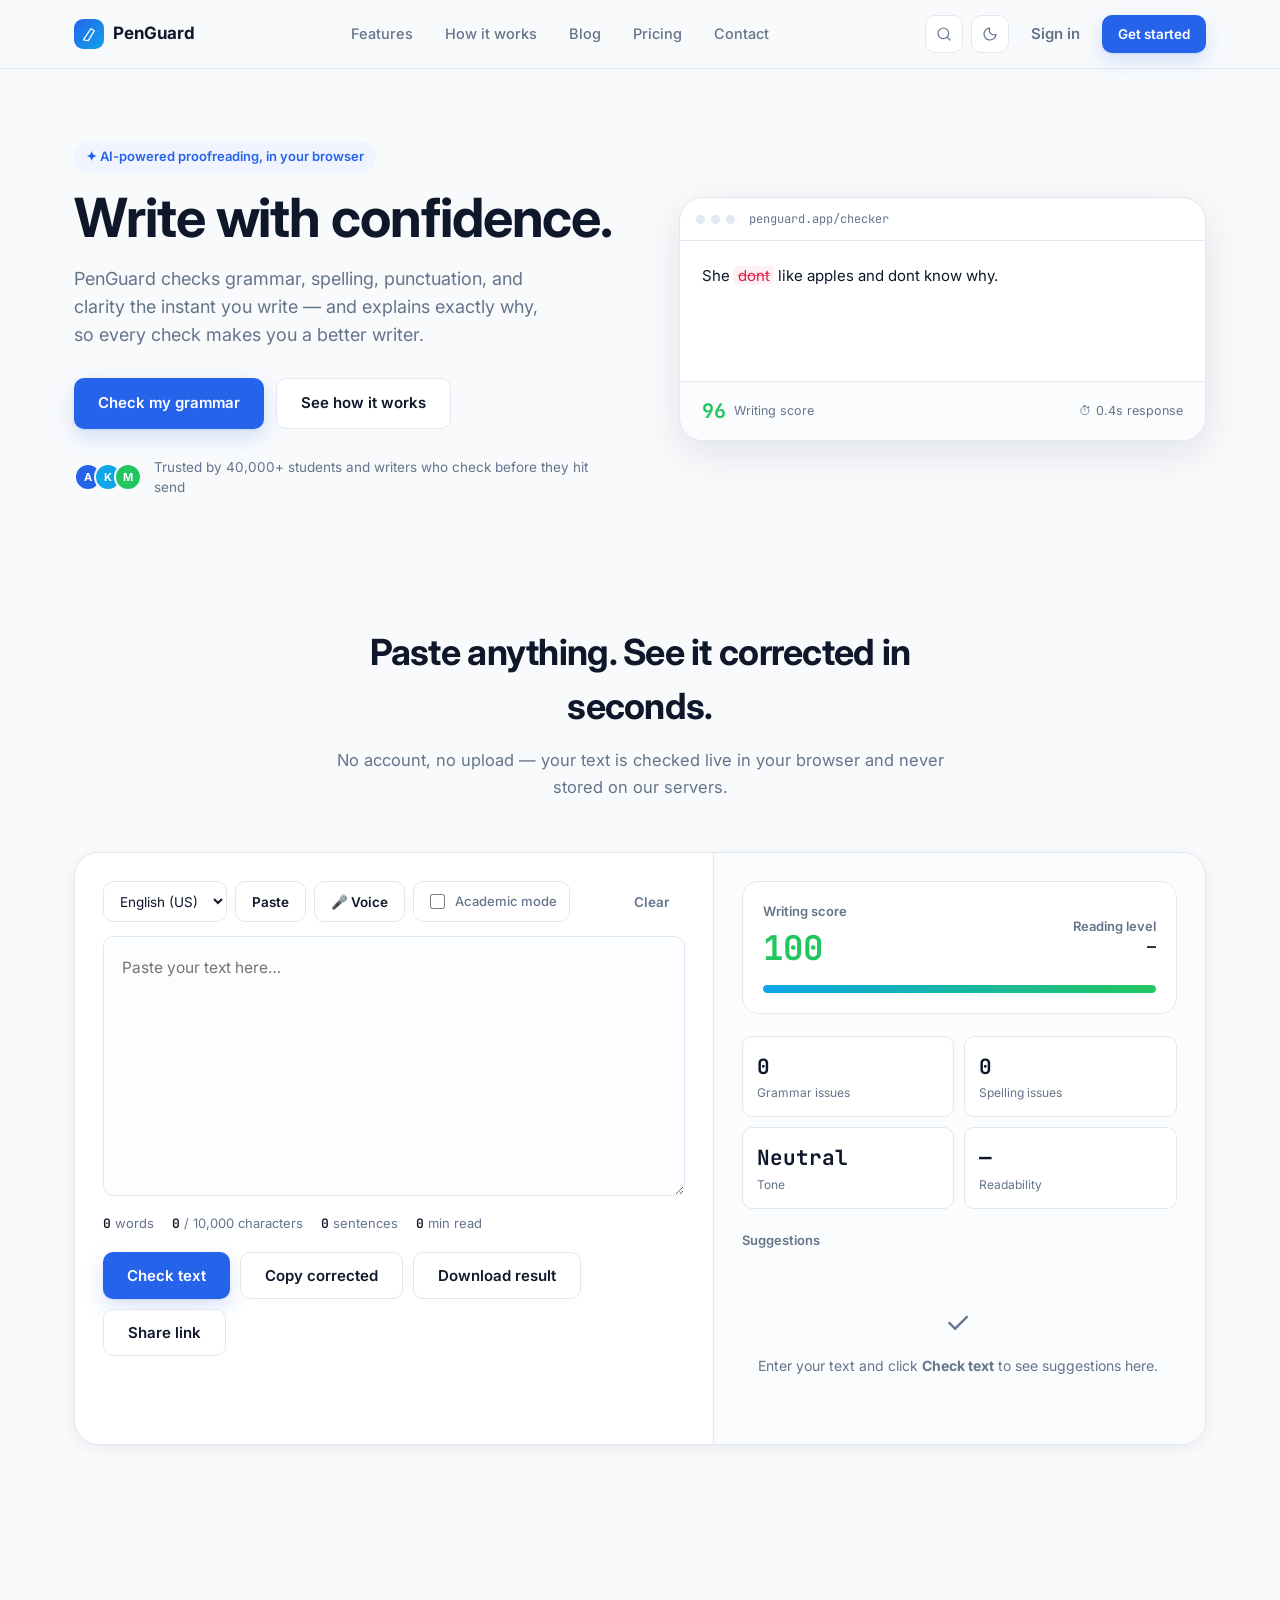
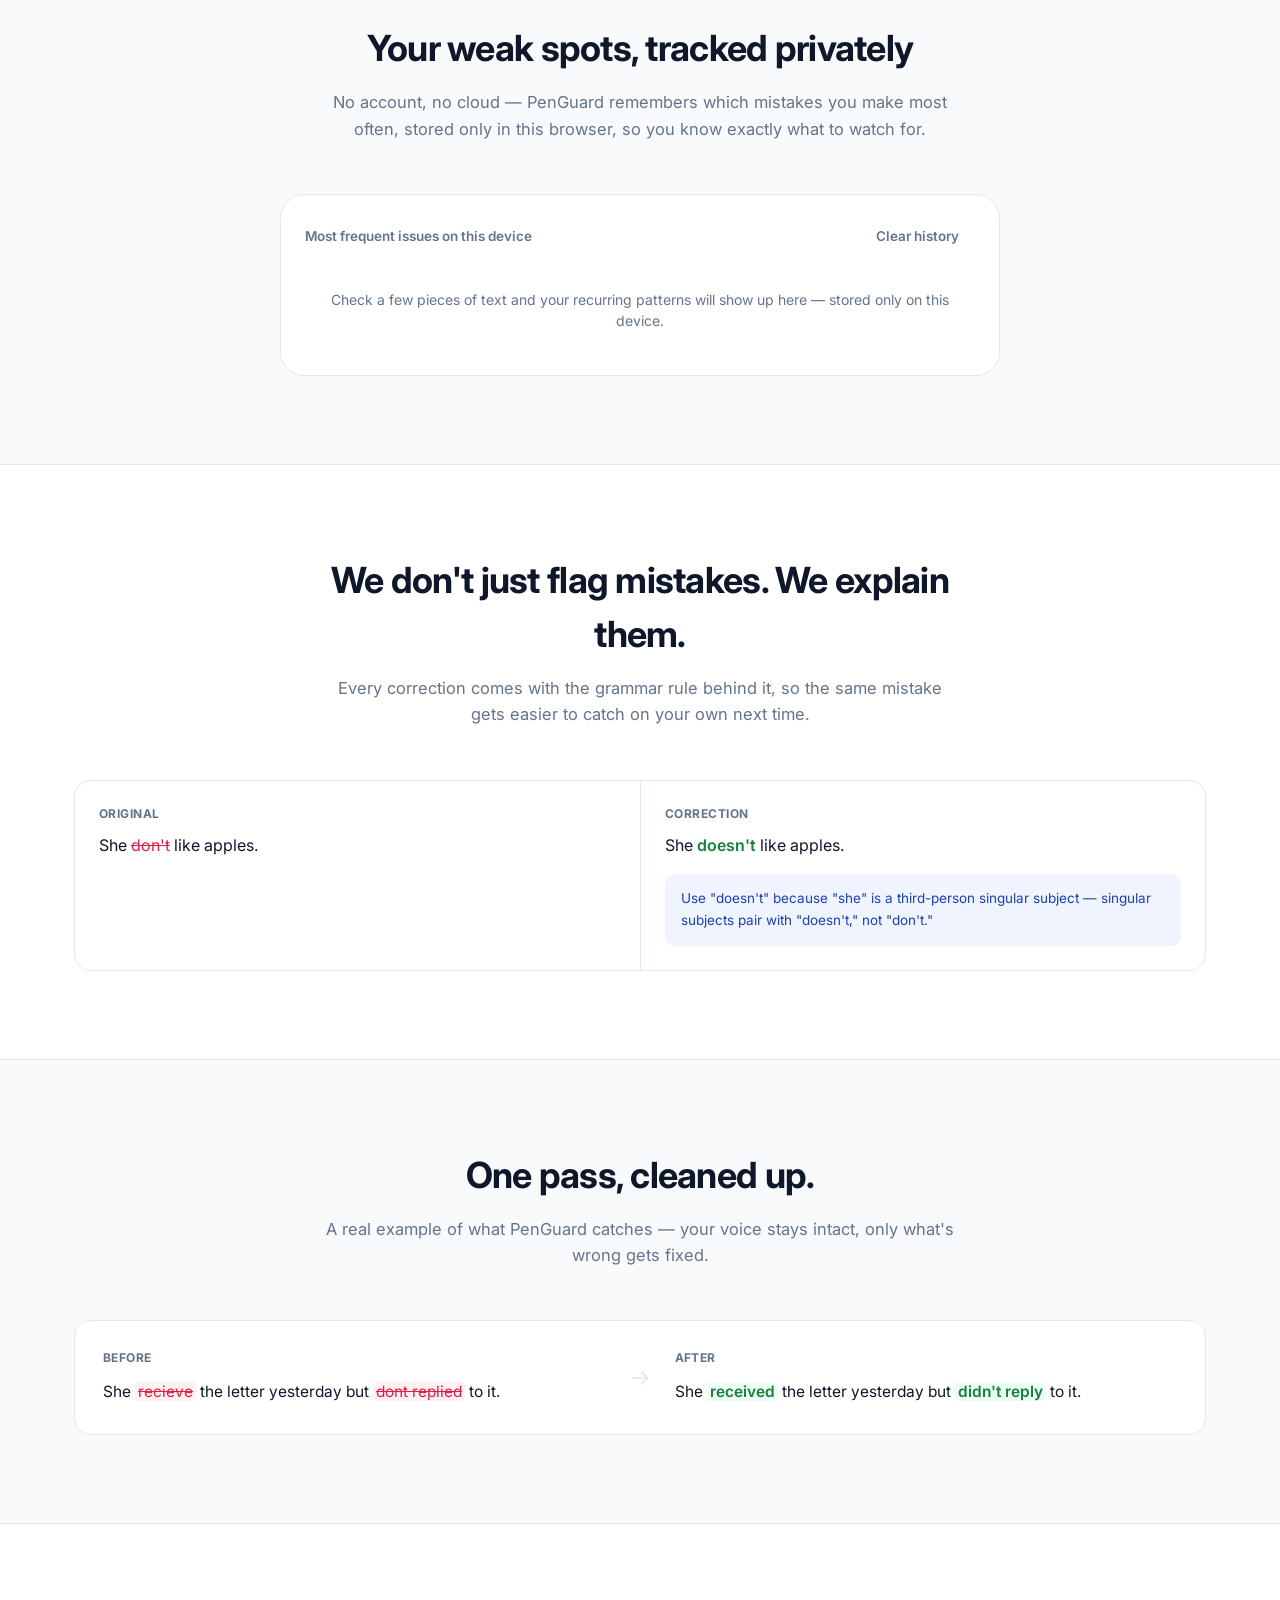
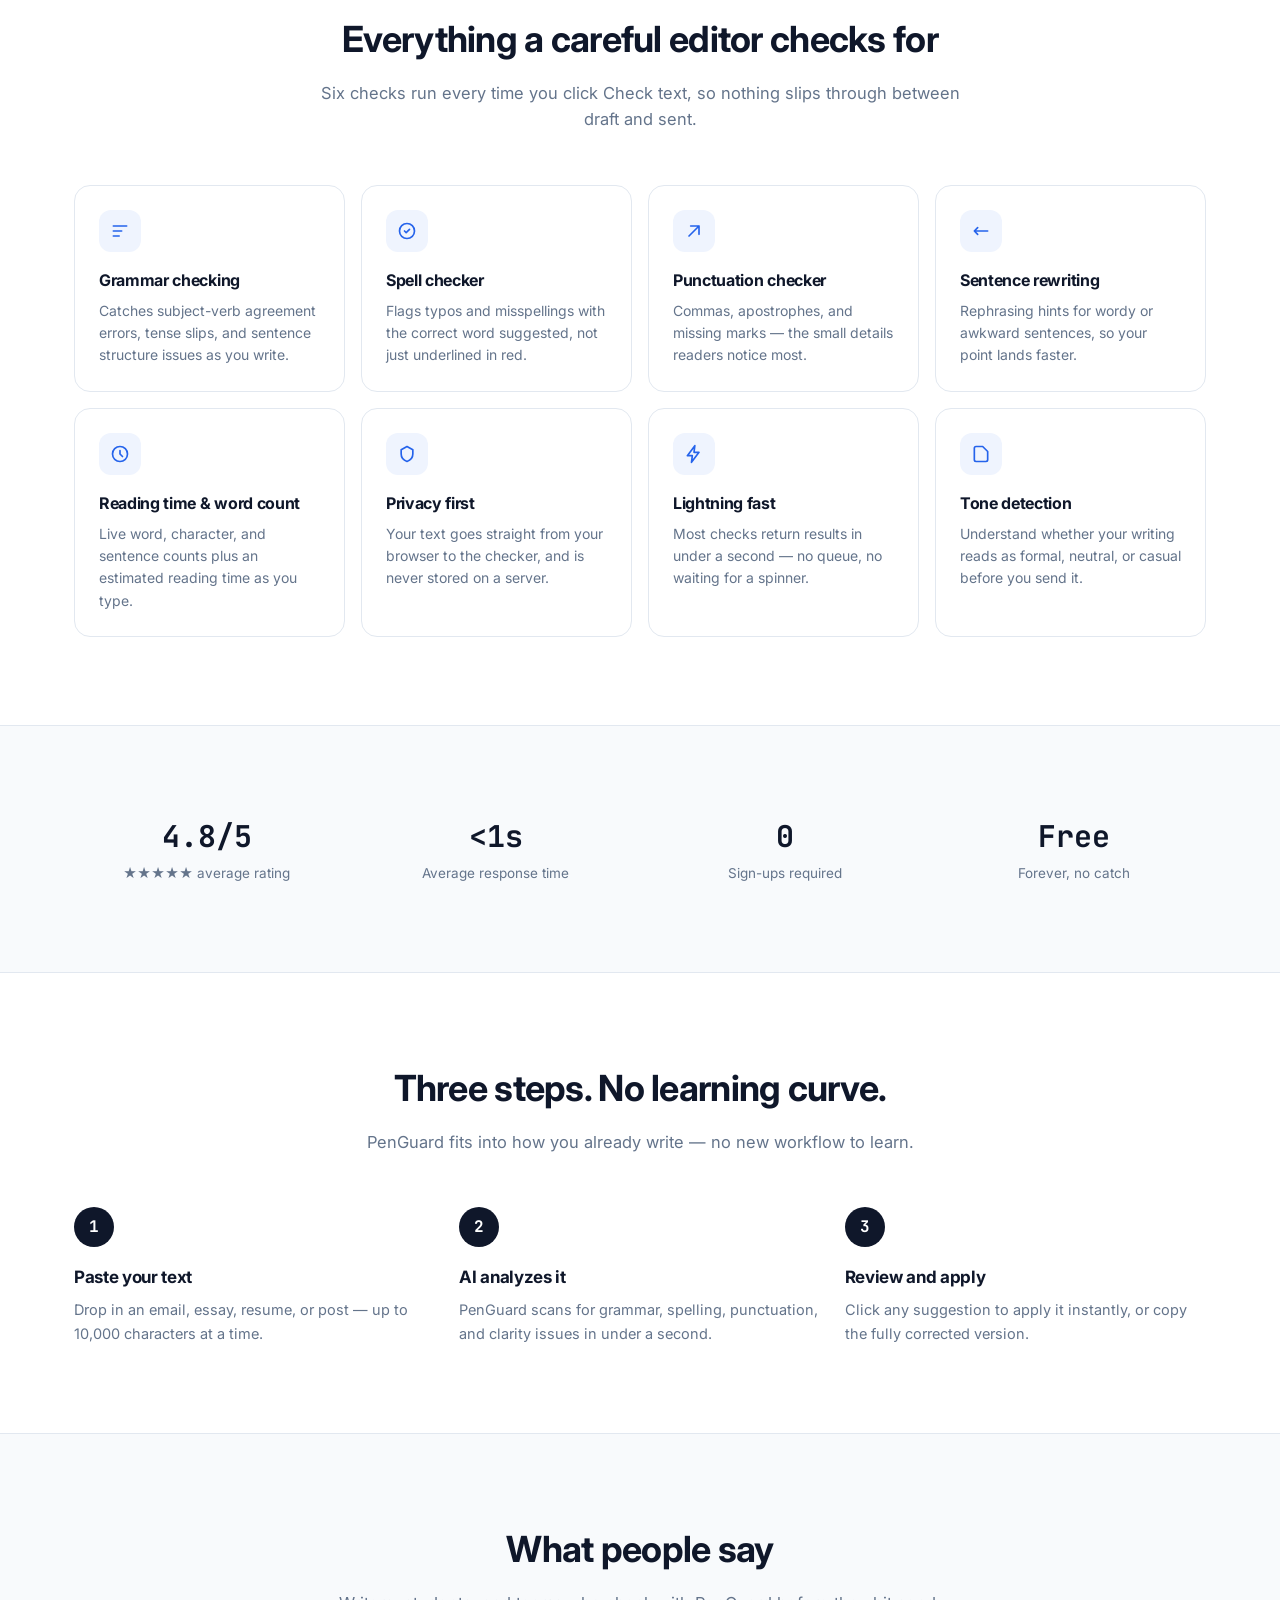
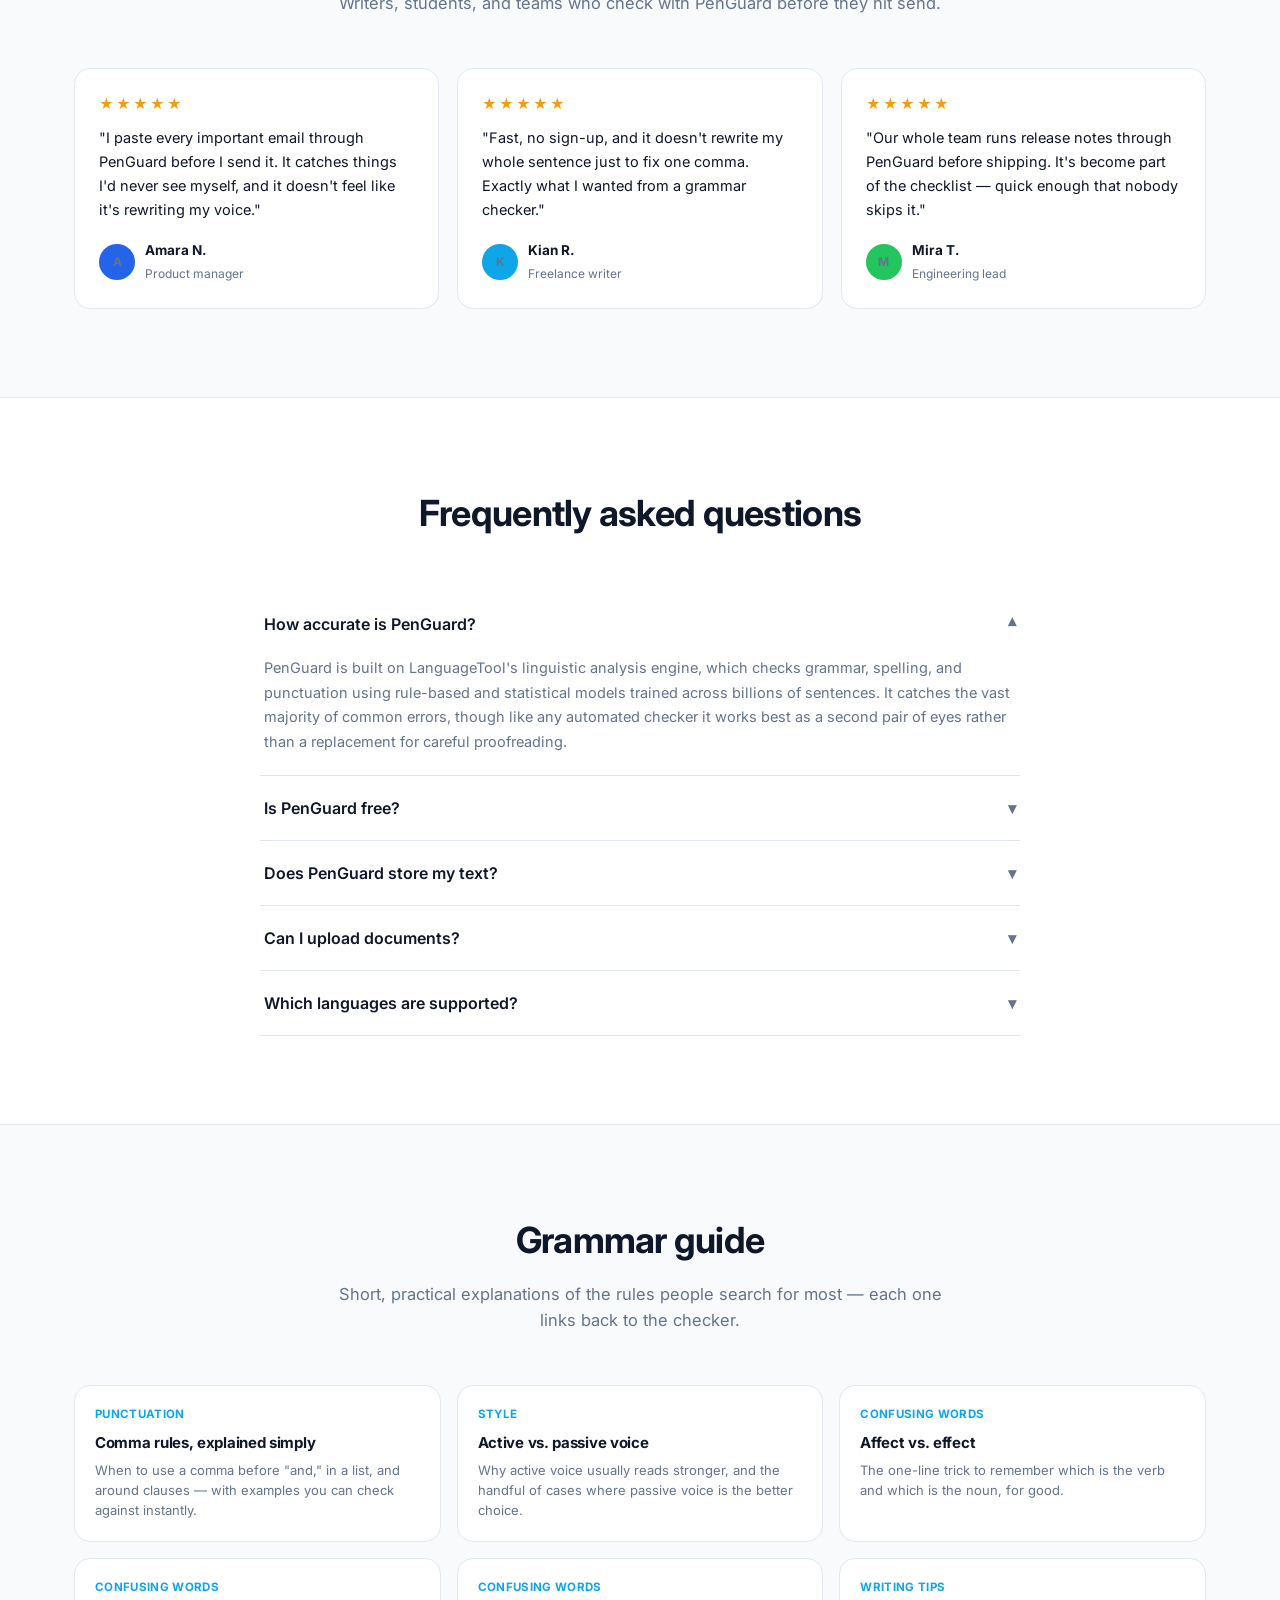
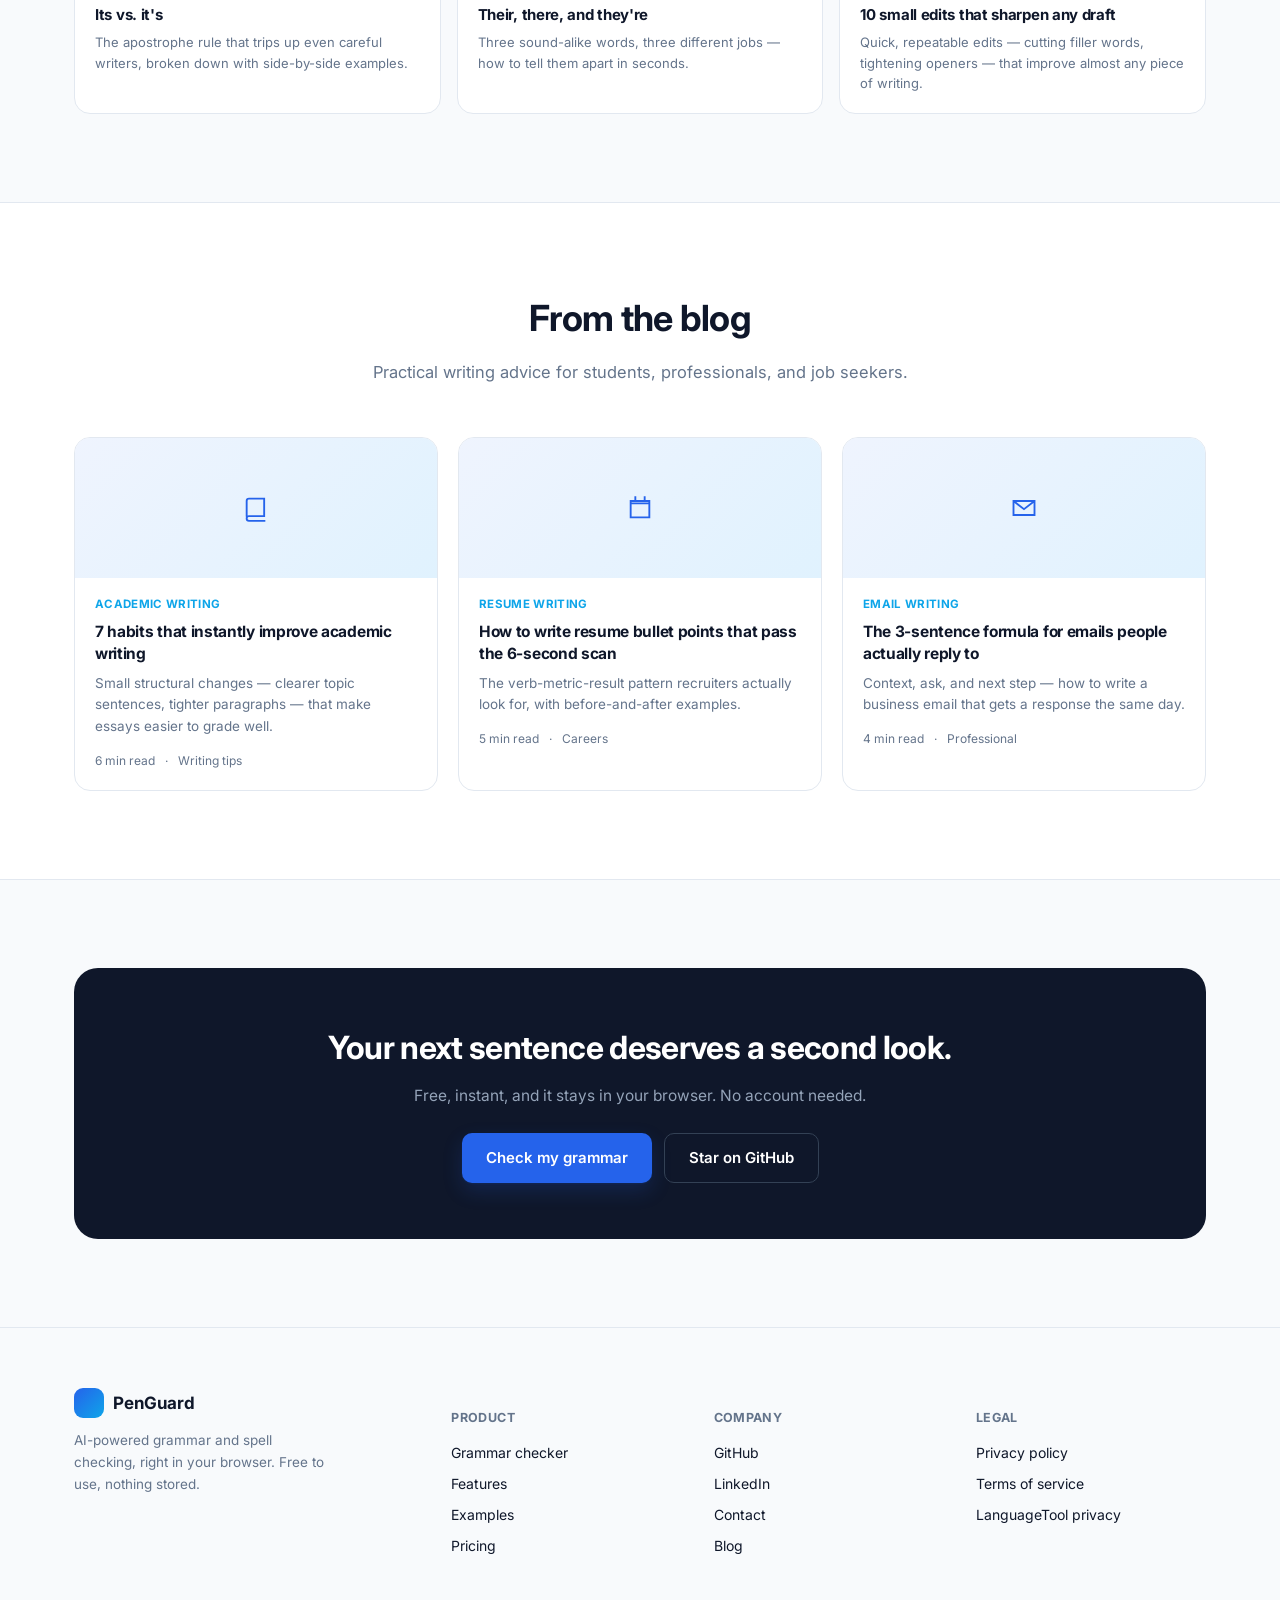
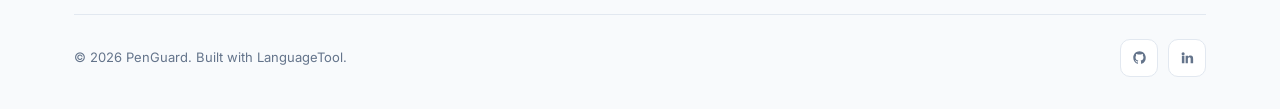
<file: penguard_saas/index.html>
<!DOCTYPE html>
<html lang="en">
<head>
<meta charset="UTF-8">
<meta name="viewport" content="width=device-width, initial-scale=1.0">
<title>PenGuard — Free AI Grammar Checker & Writing Assistant</title>
<link rel="icon" type="image/svg+xml" href="assets/favicon.svg">
<link rel="icon" type="image/png" sizes="32x32" href="assets/favicon-32.png">
<link rel="apple-touch-icon" href="assets/favicon-32.png">
<meta name="description" content="Check grammar, spelling, and punctuation instantly with PenGuard, a free AI-powered writing assistant. No sign-up, nothing stored, results in under a second.">
<link rel="canonical" href="https://penguard.app/">

<!-- Open Graph -->
<meta property="og:type" content="website">
<meta property="og:site_name" content="PenGuard">
<meta property="og:title" content="PenGuard — Free AI Grammar Checker & Writing Assistant">
<meta property="og:description" content="Catch grammar, spelling, and punctuation mistakes the moment you write them. Free, instant, no account required.">
<meta property="og:url" content="https://penguard.app/">
<meta property="og:image" content="https://penguard.app/assets/og-image.png">

<!-- Twitter -->
<meta name="twitter:card" content="summary_large_image">
<meta name="twitter:title" content="PenGuard — Free AI Grammar Checker & Writing Assistant">
<meta name="twitter:description" content="Catch grammar, spelling, and punctuation mistakes the moment you write them. Free, instant, no account required.">
<meta name="twitter:image" content="https://penguard.app/assets/og-image.png">

<link rel="preconnect" href="https://fonts.googleapis.com">
<link rel="preconnect" href="https://fonts.gstatic.com" crossorigin>
<link href="https://fonts.googleapis.com/css2?family=Inter:wght@400;500;600;700&family=JetBrains+Mono:wght@500;700&display=swap" rel="stylesheet">
<link rel="stylesheet" href="assets/css/style.css">

<!-- Organization schema -->
<script type="application/ld+json">
{
  "@context": "https://schema.org",
  "@type": "Organization",
  "name": "PenGuard",
  "url": "https://penguard.app",
  "logo": "https://penguard.app/assets/logo.png",
  "sameAs": ["https://github.com/penguard", "https://linkedin.com/company/penguard"]
}
</script>

<!-- WebSite + SearchAction schema -->
<script type="application/ld+json">
{
  "@context": "https://schema.org",
  "@type": "WebSite",
  "name": "PenGuard",
  "url": "https://penguard.app",
  "potentialAction": {
    "@type": "SearchAction",
    "target": "https://penguard.app/blog?q={search_term_string}",
    "query-input": "required name=search_term_string"
  }
}
</script>

<!-- SoftwareApplication schema -->
<script type="application/ld+json">
{
  "@context": "https://schema.org",
  "@type": "SoftwareApplication",
  "name": "PenGuard",
  "applicationCategory": "BrowserApplication",
  "operatingSystem": "Any",
  "offers": { "@type": "Offer", "price": "0", "priceCurrency": "USD" },
  "aggregateRating": { "@type": "AggregateRating", "ratingValue": "4.8", "ratingCount": "312" }
}
</script>

<!-- FAQ schema -->
<script type="application/ld+json">
{
  "@context": "https://schema.org",
  "@type": "FAQPage",
  "mainEntity": [
    {
      "@type": "Question",
      "name": "How accurate is PenGuard?",
      "acceptedAnswer": { "@type": "Answer", "text": "PenGuard is built on LanguageTool's linguistic analysis engine, which checks grammar, spelling, and punctuation using rule-based and statistical models trained across billions of sentences. It catches the vast majority of common errors, though like any automated checker it works best as a second pair of eyes rather than a replacement for careful proofreading." }
    },
    {
      "@type": "Question",
      "name": "Is PenGuard free?",
      "acceptedAnswer": { "@type": "Answer", "text": "Yes. PenGuard's grammar, spelling, and punctuation checker is free with no account, no word limits per check, and no credit card required." }
    },
    {
      "@type": "Question",
      "name": "Does PenGuard store my text?",
      "acceptedAnswer": { "@type": "Answer", "text": "No. Your text is sent directly from your browser to the checking engine for analysis and is not saved on any server or associated with your identity afterward." }
    },
    {
      "@type": "Question",
      "name": "Can I upload documents?",
      "acceptedAnswer": { "@type": "Answer", "text": "You can paste text of up to 10,000 characters directly into the editor. Direct .docx and .pdf uploads are on our roadmap." }
    },
    {
      "@type": "Question",
      "name": "Which languages are supported?",
      "acceptedAnswer": { "@type": "Answer", "text": "PenGuard currently supports English, with regional variants for US, UK, Australian, and Canadian spelling and grammar conventions." }
    }
  ]
}
</script>
</head>
<body>
<a href="#main" class="skip-link">Skip to content</a>

<!-- ============ NAV ============ -->
<nav class="nav" aria-label="Main navigation">
  <div class="container nav-inner">
    <a href="#top" class="logo">
      <span class="logo-mark" aria-hidden="true">
        <svg width="16" height="16" viewBox="0 0 24 24" fill="none"><path d="M4 20L15 4l5 3-9 15-7-1 1-1z" stroke="#fff" stroke-width="1.8" stroke-linecap="round" stroke-linejoin="round"/></svg>
      </span>
      PenGuard
    </a>
    <div class="nav-links">
      <a class="nav-link" href="#features">Features</a>
      <a class="nav-link" href="#how-it-works">How it works</a>
      <a class="nav-link" href="#blog">Blog</a>
      <a class="nav-link" href="#pricing">Pricing</a>
      <a class="nav-link" href="#faq">Contact</a>
    </div>
    <div class="nav-actions">
      <button class="icon-btn" id="cmdkBtn" aria-label="Open command palette (Ctrl K)" title="Command palette (Ctrl K)">
        <svg width="16" height="16" viewBox="0 0 24 24" fill="none"><path d="M11 19a8 8 0 1 0 0-16 8 8 0 0 0 0 16zM21 21l-4.35-4.35" stroke="currentColor" stroke-width="1.8" stroke-linecap="round"/></svg>
      </button>
      <button class="icon-btn" id="themeBtn" aria-label="Toggle dark mode" title="Toggle dark mode">
        <svg width="16" height="16" viewBox="0 0 24 24" fill="none"><path d="M21 12.4A9 9 0 1 1 11.6 3a7 7 0 0 0 9.4 9.4z" stroke="currentColor" stroke-width="1.8" stroke-linejoin="round"/></svg>
      </button>
      <a class="btn btn-ghost" href="#" aria-label="Sign in">Sign in</a>
      <a class="btn btn-primary btn-sm" href="#checker">Get started</a>
    </div>
  </div>
</nav>

<main id="main">
<!-- ============ HERO ============ -->
<header class="hero" id="top">
  <div class="container hero-grid">
    <div>
      <span class="eyebrow">✦ AI-powered proofreading, in your browser</span>
      <h1>Write with confidence.</h1>
      <p class="hero-sub">PenGuard checks grammar, spelling, punctuation, and clarity the instant you write — and explains exactly why, so every check makes you a better writer.</p>
      <div class="hero-cta">
        <a href="#checker" class="btn btn-primary">Check my grammar</a>
        <a href="#how-it-works" class="btn btn-secondary">See how it works</a>
      </div>
      <div class="hero-trust">
        <span class="avatar-stack" aria-hidden="true">
          <span style="background:#2563EB">A</span>
          <span style="background:#0EA5E9">K</span>
          <span style="background:#22C55E">M</span>
        </span>
        Trusted by 40,000+ students and writers who check before they hit send
      </div>
    </div>

    <div class="hero-preview" role="img" aria-label="Live preview of PenGuard correcting a sentence">
      <div class="hero-preview-bar">
        <span></span><span></span><span></span>
        <small>penguard.app/checker</small>
      </div>
      <div class="hero-preview-body">
        <div class="hero-preview-text" id="heroTypeTarget"></div>
      </div>
      <div class="hero-preview-footer">
        <div class="mini-score">
          <span class="mini-score-num">96</span>
          <span class="mini-score-label">Writing score</span>
        </div>
        <span class="mini-score-label">⏱ 0.4s response</span>
      </div>
    </div>
  </div>
</header>

<!-- ============ MAIN CHECKER ============ -->
<section class="section" id="checker">
  <div class="container">
    <div class="section-head">
      <h2>Paste anything. See it corrected in seconds.</h2>
      <p>No account, no upload — your text is checked live in your browser and never stored on our servers.</p>
    </div>

    <div class="checker-shell">
      <div class="checker-grid">
        <div class="checker-left">
          <div class="checker-toolbar">
            <div class="checker-toolbar-left">
              <select class="lang-select" id="langSelect" aria-label="Checking language">
                <option value="en-US">English (US)</option>
                <option value="en-GB">English (UK)</option>
                <option value="en-AU">English (AU)</option>
                <option value="en-CA">English (CA)</option>
              </select>
              <button class="btn btn-secondary btn-sm" id="pasteBtn">Paste</button>
              <button class="btn btn-secondary btn-sm" id="voiceBtn" title="Voice input">🎤 Voice</button>
              <label class="academic-toggle" title="Flags contractions and casual phrasing for essays and reports">
                <input type="checkbox" id="academicModeToggle">
                <span>Academic mode</span>
              </label>
            </div>
            <button class="btn btn-ghost btn-sm" id="clearBtn">Clear</button>
          </div>

          <label for="editor" class="sr-only" style="position:absolute;left:-9999px;">Your text</label>
          <textarea id="editor" placeholder="Paste your text here…" maxlength="10000"></textarea>

          <div class="editor-stats">
            <span><b id="statWords">0</b> words</span>
            <span><b id="statChars">0</b> / 10,000 characters</span>
            <span><b id="statSentences">0</b> sentences</span>
            <span><b id="statTime">0</b> min read</span>
          </div>

          <div class="checker-actions">
            <button class="btn btn-primary" id="checkBtn">Check text</button>
            <button class="btn btn-secondary" id="copyBtn">Copy corrected</button>
            <button class="btn btn-secondary" id="downloadBtn">Download result</button>
            <button class="btn btn-secondary" id="shareBtn">Share link</button>
          </div>
        </div>

        <div class="checker-right">
          <div class="score-card">
            <div class="score-card-top">
              <div>
                <div style="font-size:13px;color:var(--secondary);font-weight:600;">Writing score</div>
                <div class="score-ring-num" id="scoreNum">100</div>
              </div>
              <div style="text-align:right;">
                <div style="font-size:13px;color:var(--secondary);font-weight:600;">Reading level</div>
                <div id="readLevel" style="font-family:var(--font-mono);font-weight:700;font-size:15px;">—</div>
              </div>
            </div>
            <div class="score-bar-track"><div class="score-bar-fill" id="scoreBar"></div></div>
          </div>

          <div class="metric-row">
            <div class="metric-tile"><div class="num" id="metricGrammar">0</div><div class="lbl">Grammar issues</div></div>
            <div class="metric-tile"><div class="num" id="metricSpelling">0</div><div class="lbl">Spelling issues</div></div>
            <div class="metric-tile"><div class="num" id="metricTone">Neutral</div><div class="lbl">Tone</div></div>
            <div class="metric-tile"><div class="num" id="metricReadability">—</div><div class="lbl">Readability</div></div>
          </div>

          <div>
            <div style="font-size:13px;font-weight:600;color:var(--secondary);margin-bottom:10px;">Suggestions</div>
            <div class="issues-list" id="issuesList">
              <div class="empty-state">
                <div class="glyph">✓</div>
                Enter your text and click <strong>Check text</strong> to see suggestions here.
              </div>
            </div>
          </div>
        </div>
      </div>
    </div>
  </div>
</section>

<!-- ============ WEAK SPOT TRACKER ============ -->
<section class="section">
  <div class="container">
    <div class="section-head">
      <h2>Your weak spots, tracked privately</h2>
      <p>No account, no cloud — PenGuard remembers which mistakes you make most often, stored only in this browser, so you know exactly what to watch for.</p>
    </div>
    <div class="weakspot-shell">
      <div class="weakspot-header">
        <span>Most frequent issues on this device</span>
        <button class="btn btn-ghost btn-sm" id="resetWeakSpotsBtn">Clear history</button>
      </div>
      <div id="weakSpotsPanel"></div>
    </div>
  </div>
</section>

<!-- ============ EXPLANATION PANEL ============ -->
<section class="section section-alt reveal">
  <div class="container">
    <div class="section-head">
      <h2>We don't just flag mistakes. We explain them.</h2>
      <p>Every correction comes with the grammar rule behind it, so the same mistake gets easier to catch on your own next time.</p>
    </div>
    <div class="explain-example">
      <div class="explain-col">
        <div class="explain-label">Original</div>
        <div class="explain-text">She <span style="color:var(--danger);text-decoration:line-through;">don't</span> like apples.</div>
      </div>
      <div class="explain-col">
        <div class="explain-label">Correction</div>
        <div class="explain-text">She <span style="color:#15803D;font-weight:600;">doesn't</span> like apples.</div>
        <div class="explain-why">Use "doesn't" because "she" is a third-person singular subject — singular subjects pair with "doesn't," not "don't."</div>
      </div>
    </div>
  </div>
</section>

<!-- ============ BEFORE / AFTER ============ -->
<section class="section" id="before-after">
  <div class="container">
    <div class="section-head">
      <h2>One pass, cleaned up.</h2>
      <p>A real example of what PenGuard catches — your voice stays intact, only what's wrong gets fixed.</p>
    </div>
    <div class="ba-card">
      <div class="ba-block ba-before">
        <div class="explain-label">Before</div>
        <p>She <span class="del">recieve</span> the letter yesterday but <span class="del">dont replied</span> to it.</p>
      </div>
      <div class="ba-arrow">→</div>
      <div class="ba-block ba-after">
        <div class="explain-label">After</div>
        <p>She <span class="add">received</span> the letter yesterday but <span class="add">didn't reply</span> to it.</p>
      </div>
    </div>
  </div>
</section>

<!-- ============ FEATURES ============ -->
<section class="section section-alt" id="features">
  <div class="container">
    <div class="section-head">
      <h2>Everything a careful editor checks for</h2>
      <p>Six checks run every time you click Check text, so nothing slips through between draft and sent.</p>
    </div>
    <div class="feature-grid">
      <div class="feature-card">
        <div class="feature-icon"><svg width="20" height="20" viewBox="0 0 24 24" fill="none"><path d="M4 6h16M4 12h10M4 18h7" stroke="currentColor" stroke-width="2" stroke-linecap="round"/></svg></div>
        <h3>Grammar checking</h3>
        <p>Catches subject-verb agreement errors, tense slips, and sentence structure issues as you write.</p>
      </div>
      <div class="feature-card">
        <div class="feature-icon"><svg width="20" height="20" viewBox="0 0 24 24" fill="none"><path d="M9 12l2 2 4-4M21 12a9 9 0 1 1-18 0 9 9 0 0 1 18 0z" stroke="currentColor" stroke-width="2" stroke-linecap="round" stroke-linejoin="round"/></svg></div>
        <h3>Spell checker</h3>
        <p>Flags typos and misspellings with the correct word suggested, not just underlined in red.</p>
      </div>
      <div class="feature-card">
        <div class="feature-icon"><svg width="20" height="20" viewBox="0 0 24 24" fill="none"><path d="M6 18L18 6M8 6h10v10" stroke="currentColor" stroke-width="2" stroke-linecap="round" stroke-linejoin="round"/></svg></div>
        <h3>Punctuation checker</h3>
        <p>Commas, apostrophes, and missing marks — the small details readers notice most.</p>
      </div>
      <div class="feature-card">
        <div class="feature-icon"><svg width="20" height="20" viewBox="0 0 24 24" fill="none"><path d="M4 12h16M4 12l4-4M4 12l4 4" stroke="currentColor" stroke-width="2" stroke-linecap="round" stroke-linejoin="round"/></svg></div>
        <h3>Sentence rewriting</h3>
        <p>Rephrasing hints for wordy or awkward sentences, so your point lands faster.</p>
      </div>
      <div class="feature-card">
        <div class="feature-icon"><svg width="20" height="20" viewBox="0 0 24 24" fill="none"><circle cx="12" cy="12" r="9" stroke="currentColor" stroke-width="2"/><path d="M12 8v4l3 3" stroke="currentColor" stroke-width="2" stroke-linecap="round"/></svg></div>
        <h3>Reading time & word count</h3>
        <p>Live word, character, and sentence counts plus an estimated reading time as you type.</p>
      </div>
      <div class="feature-card">
        <div class="feature-icon"><svg width="20" height="20" viewBox="0 0 24 24" fill="none"><path d="M12 3l7 4v5c0 4.5-3 7.5-7 9-4-1.5-7-4.5-7-9V7l7-4z" stroke="currentColor" stroke-width="2" stroke-linejoin="round"/></svg></div>
        <h3>Privacy first</h3>
        <p>Your text goes straight from your browser to the checker, and is never stored on a server.</p>
      </div>
      <div class="feature-card">
        <div class="feature-icon"><svg width="20" height="20" viewBox="0 0 24 24" fill="none"><path d="M13 2L4 14h6l-1 8 9-12h-6l1-8z" stroke="currentColor" stroke-width="2" stroke-linejoin="round"/></svg></div>
        <h3>Lightning fast</h3>
        <p>Most checks return results in under a second — no queue, no waiting for a spinner.</p>
      </div>
      <div class="feature-card">
        <div class="feature-icon"><svg width="20" height="20" viewBox="0 0 24 24" fill="none"><path d="M4 19V5a2 2 0 0 1 2-2h8l6 6v10a2 2 0 0 1-2 2H6a2 2 0 0 1-2-2z" stroke="currentColor" stroke-width="2" stroke-linejoin="round"/></svg></div>
        <h3>Tone detection</h3>
        <p>Understand whether your writing reads as formal, neutral, or casual before you send it.</p>
      </div>
    </div>
  </div>
</section>

<!-- ============ TRUST ============ -->
<section class="section">
  <div class="container">
    <div class="trust-strip">
      <div class="trust-item"><div class="num">4.8/5</div><div class="lbl">★★★★★ average rating</div></div>
      <div class="trust-item"><div class="num">&lt;1s</div><div class="lbl">Average response time</div></div>
      <div class="trust-item"><div class="num">0</div><div class="lbl">Sign-ups required</div></div>
      <div class="trust-item"><div class="num">Free</div><div class="lbl">Forever, no catch</div></div>
    </div>
  </div>
</section>

<!-- ============ HOW IT WORKS ============ -->
<section class="section section-alt" id="how-it-works">
  <div class="container">
    <div class="section-head">
      <h2>Three steps. No learning curve.</h2>
      <p>PenGuard fits into how you already write — no new workflow to learn.</p>
    </div>
    <div class="steps-row">
      <div class="step-card">
        <div class="step-num">1</div>
        <h3>Paste your text</h3>
        <p>Drop in an email, essay, resume, or post — up to 10,000 characters at a time.</p>
      </div>
      <div class="step-card">
        <div class="step-num">2</div>
        <h3>AI analyzes it</h3>
        <p>PenGuard scans for grammar, spelling, punctuation, and clarity issues in under a second.</p>
      </div>
      <div class="step-card">
        <div class="step-num">3</div>
        <h3>Review and apply</h3>
        <p>Click any suggestion to apply it instantly, or copy the fully corrected version.</p>
      </div>
    </div>
  </div>
</section>

<!-- ============ TESTIMONIALS ============ -->
<section class="section" id="testimonials">
  <div class="container">
    <div class="section-head">
      <h2>What people say</h2>
      <p>Writers, students, and teams who check with PenGuard before they hit send.</p>
    </div>
    <div class="testimonial-grid">
      <div class="testimonial-card">
        <div class="stars">★★★★★</div>
        <p>"I paste every important email through PenGuard before I send it. It catches things I'd never see myself, and it doesn't feel like it's rewriting my voice."</p>
        <div class="testimonial-who">
          <span class="testimonial-avatar" style="background:#2563EB">A</span>
          <div><strong>Amara N.</strong><span>Product manager</span></div>
        </div>
      </div>
      <div class="testimonial-card">
        <div class="stars">★★★★★</div>
        <p>"Fast, no sign-up, and it doesn't rewrite my whole sentence just to fix one comma. Exactly what I wanted from a grammar checker."</p>
        <div class="testimonial-who">
          <span class="testimonial-avatar" style="background:#0EA5E9">K</span>
          <div><strong>Kian R.</strong><span>Freelance writer</span></div>
        </div>
      </div>
      <div class="testimonial-card">
        <div class="stars">★★★★★</div>
        <p>"Our whole team runs release notes through PenGuard before shipping. It's become part of the checklist — quick enough that nobody skips it."</p>
        <div class="testimonial-who">
          <span class="testimonial-avatar" style="background:#22C55E">M</span>
          <div><strong>Mira T.</strong><span>Engineering lead</span></div>
        </div>
      </div>
    </div>
  </div>
</section>

<!-- ============ FAQ ============ -->
<section class="section section-alt" id="faq">
  <div class="container">
    <div class="section-head">
      <h2>Frequently asked questions</h2>
    </div>
    <div class="faq-list">
      <details class="faq-item" open>
        <summary class="faq-q">How accurate is PenGuard?
          <span class="chev">▾</span>
        </summary>
        <div class="faq-a">PenGuard is built on LanguageTool's linguistic analysis engine, which checks grammar, spelling, and punctuation using rule-based and statistical models trained across billions of sentences. It catches the vast majority of common errors, though like any automated checker it works best as a second pair of eyes rather than a replacement for careful proofreading.</div>
      </details>
      <details class="faq-item">
        <summary class="faq-q">Is PenGuard free?<span class="chev">▾</span></summary>
        <div class="faq-a">Yes. PenGuard's grammar, spelling, and punctuation checker is free with no account, no per-check word limits, and no credit card required.</div>
      </details>
      <details class="faq-item">
        <summary class="faq-q">Does PenGuard store my text?<span class="chev">▾</span></summary>
        <div class="faq-a">No. Your text is sent directly from your browser to the checking engine for analysis and is not saved on any server or linked to your identity afterward.</div>
      </details>
      <details class="faq-item">
        <summary class="faq-q">Can I upload documents?<span class="chev">▾</span></summary>
        <div class="faq-a">You can paste up to 10,000 characters directly into the editor today. Direct .docx and .pdf uploads are on our roadmap.</div>
      </details>
      <details class="faq-item">
        <summary class="faq-q">Which languages are supported?<span class="chev">▾</span></summary>
        <div class="faq-a">PenGuard currently supports English, with regional variants for US, UK, Australian, and Canadian spelling and grammar conventions.</div>
      </details>
    </div>
  </div>
</section>

<!-- ============ SEO CONTENT HUB ============ -->
<section class="section">
  <div class="container">
    <div class="section-head">
      <h2>Grammar guide</h2>
      <p>Short, practical explanations of the rules people search for most — each one links back to the checker.</p>
    </div>
    <div class="hub-grid">
      <a class="hub-card" href="/blog/comma-rules">
        <div class="eyebrow-sm">Punctuation</div>
        <h4>Comma rules, explained simply</h4>
        <p>When to use a comma before "and," in a list, and around clauses — with examples you can check against instantly.</p>
      </a>
      <a class="hub-card" href="/blog/active-vs-passive-voice">
        <div class="eyebrow-sm">Style</div>
        <h4>Active vs. passive voice</h4>
        <p>Why active voice usually reads stronger, and the handful of cases where passive voice is the better choice.</p>
      </a>
      <a class="hub-card" href="/blog/affect-vs-effect">
        <div class="eyebrow-sm">Confusing words</div>
        <h4>Affect vs. effect</h4>
        <p>The one-line trick to remember which is the verb and which is the noun, for good.</p>
      </a>
      <a class="hub-card" href="/blog/its-vs-its">
        <div class="eyebrow-sm">Confusing words</div>
        <h4>Its vs. it's</h4>
        <p>The apostrophe rule that trips up even careful writers, broken down with side-by-side examples.</p>
      </a>
      <a class="hub-card" href="/blog/their-there-theyre">
        <div class="eyebrow-sm">Confusing words</div>
        <h4>Their, there, and they're</h4>
        <p>Three sound-alike words, three different jobs — how to tell them apart in seconds.</p>
      </a>
      <a class="hub-card" href="/blog/writing-tips">
        <div class="eyebrow-sm">Writing tips</div>
        <h4>10 small edits that sharpen any draft</h4>
        <p>Quick, repeatable edits — cutting filler words, tightening openers — that improve almost any piece of writing.</p>
      </a>
    </div>
  </div>
</section>

<!-- ============ BLOG PREVIEW ============ -->
<section class="section section-alt" id="blog">
  <div class="container">
    <div class="section-head">
      <h2>From the blog</h2>
      <p>Practical writing advice for students, professionals, and job seekers.</p>
    </div>
    <div class="blog-grid">
      <a class="blog-card" href="/blog/improve-academic-writing">
        <div class="blog-thumb"><svg width="28" height="28" viewBox="0 0 24 24" fill="none"><path d="M4 19.5V6a2 2 0 0 1 2-2h13v15H6a2 2 0 0 0 0 4h14" stroke="currentColor" stroke-width="1.6"/></svg></div>
        <div class="blog-body">
          <div class="blog-cat">Academic writing</div>
          <h4>7 habits that instantly improve academic writing</h4>
          <p>Small structural changes — clearer topic sentences, tighter paragraphs — that make essays easier to grade well.</p>
          <div class="blog-meta"><span>6 min read</span><span>·</span><span>Writing tips</span></div>
        </div>
      </a>
      <a class="blog-card" href="/blog/resume-writing">
        <div class="blog-thumb"><svg width="28" height="28" viewBox="0 0 24 24" fill="none"><path d="M8 2v4M16 2v4M4 8h16M4 6h16v14H4z" stroke="currentColor" stroke-width="1.6"/></svg></div>
        <div class="blog-body">
          <div class="blog-cat">Resume writing</div>
          <h4>How to write resume bullet points that pass the 6-second scan</h4>
          <p>The verb-metric-result pattern recruiters actually look for, with before-and-after examples.</p>
          <div class="blog-meta"><span>5 min read</span><span>·</span><span>Careers</span></div>
        </div>
      </a>
      <a class="blog-card" href="/blog/business-email-writing">
        <div class="blog-thumb"><svg width="28" height="28" viewBox="0 0 24 24" fill="none"><path d="M3 6h18v12H3zM3 6l9 7 9-7" stroke="currentColor" stroke-width="1.6"/></svg></div>
        <div class="blog-body">
          <div class="blog-cat">Email writing</div>
          <h4>The 3-sentence formula for emails people actually reply to</h4>
          <p>Context, ask, and next step — how to write a business email that gets a response the same day.</p>
          <div class="blog-meta"><span>4 min read</span><span>·</span><span>Professional</span></div>
        </div>
      </a>
    </div>
  </div>
</section>

<!-- ============ FINAL CTA ============ -->
<section class="section">
  <div class="container">
    <div class="cta-band">
      <h2>Your next sentence deserves a second look.</h2>
      <p>Free, instant, and it stays in your browser. No account needed.</p>
      <div class="hero-cta">
        <a href="#checker" class="btn btn-primary">Check my grammar</a>
        <a href="https://github.com/" class="btn btn-secondary">Star on GitHub</a>
      </div>
    </div>
  </div>
</section>
</main>

<!-- ============ FOOTER ============ -->
<footer class="footer">
  <div class="container">
    <div class="footer-grid">
      <div class="footer-brand">
        <a href="#top" class="logo">
          <span class="logo-mark" aria-hidden="true"></span>
          PenGuard
        </a>
        <p>AI-powered grammar and spell checking, right in your browser. Free to use, nothing stored.</p>
      </div>
      <div class="footer-col">
        <h5>Product</h5>
        <a href="#checker">Grammar checker</a>
        <a href="#features">Features</a>
        <a href="#before-after">Examples</a>
        <a href="#pricing">Pricing</a>
      </div>
      <div class="footer-col">
        <h5>Company</h5>
        <a href="https://github.com/">GitHub</a>
        <a href="https://linkedin.com/">LinkedIn</a>
        <a href="mailto:hello@penguard.app">Contact</a>
        <a href="#blog">Blog</a>
      </div>
      <div class="footer-col">
        <h5>Legal</h5>
        <a href="/privacy">Privacy policy</a>
        <a href="/terms">Terms of service</a>
        <a href="https://languagetool.org/privacy/">LanguageTool privacy</a>
      </div>
    </div>
    <div class="footer-bottom">
      <span>© 2026 PenGuard. Built with LanguageTool.</span>
      <div class="footer-socials">
        <a class="icon-btn" href="https://github.com/" aria-label="GitHub">
          <svg width="15" height="15" viewBox="0 0 24 24" fill="currentColor"><path d="M12 2C6.48 2 2 6.58 2 12.25c0 4.53 2.87 8.37 6.84 9.73.5.1.68-.22.68-.48 0-.24-.01-.87-.01-1.71-2.78.62-3.37-1.37-3.37-1.37-.46-1.18-1.11-1.5-1.11-1.5-.91-.63.07-.62.07-.62 1 .07 1.53 1.05 1.53 1.05.89 1.56 2.34 1.11 2.91.85.09-.66.35-1.11.63-1.37-2.22-.26-4.56-1.14-4.56-5.06 0-1.12.39-2.03 1.03-2.75-.1-.26-.45-1.3.1-2.71 0 0 .84-.28 2.75 1.05a9.4 9.4 0 0 1 5 0c1.91-1.33 2.75-1.05 2.75-1.05.55 1.41.2 2.45.1 2.71.64.72 1.03 1.63 1.03 2.75 0 3.93-2.34 4.8-4.57 5.05.36.32.68.94.68 1.9 0 1.37-.01 2.47-.01 2.81 0 .27.18.59.69.48A10.26 10.26 0 0 0 22 12.25C22 6.58 17.52 2 12 2z"/></svg>
        </a>
        <a class="icon-btn" href="https://linkedin.com/" aria-label="LinkedIn">
          <svg width="15" height="15" viewBox="0 0 24 24" fill="currentColor"><path d="M4.98 3.5a2.5 2.5 0 1 1 0 5 2.5 2.5 0 0 1 0-5zM3 9h4v12H3zM9 9h3.8v1.7h.05c.53-1 1.83-2.05 3.76-2.05C20.6 8.65 21 11 21 14.2V21h-4v-6.1c0-1.46-.03-3.33-2.03-3.33-2.04 0-2.35 1.6-2.35 3.24V21H9z"/></svg>
        </a>
      </div>
    </div>
  </div>
</footer>

<!-- ============ COMMAND PALETTE ============ -->
<div class="cmdk-overlay" id="cmdkOverlay">
  <div class="cmdk-box">
    <input class="cmdk-input" id="cmdkInput" placeholder="Search pages, tools, or blog posts…" autocomplete="off">
    <div class="cmdk-results" id="cmdkResults"></div>
  </div>
</div>

<script src="assets/js/landing.js"></script>
<script src="assets/js/checker.js"></script>
</body>
</html>
</file>
<file: assets/css/style.css>
/* ============================================================
   PenGuard — Design System
   Palette, type, and layout tokens per brand spec.
   ============================================================ */

:root {
  --bg: #F8FAFC;
  --surface: #FFFFFF;
  --primary: #2563EB;
  --primary-dark: #1D4ED8;
  --primary-tint: #EFF4FE;
  --success: #22C55E;
  --success-tint: #ECFDF3;
  --danger: #E11D48;
  --danger-tint: #FEF1F3;
  --accent: #0EA5E9;
  --text: #0F172A;
  --secondary: #64748B;
  --border: #E2E8F0;
  --radius: 16px;
  --radius-sm: 10px;
  --radius-lg: 24px;
  --shadow-sm: 0 1px 2px rgba(15, 23, 42, 0.04);
  --shadow-md: 0 4px 16px rgba(15, 23, 42, 0.06);
  --shadow-lg: 0 12px 40px rgba(15, 23, 42, 0.10);
  --font-sans: 'Inter', -apple-system, BlinkMacSystemFont, 'Segoe UI', sans-serif;
  --font-mono: 'JetBrains Mono', 'SF Mono', Consolas, monospace;
}

* { box-sizing: border-box; }
html { scroll-behavior: smooth; }

@media (prefers-reduced-motion: reduce) {
  html { scroll-behavior: auto; }
  *, *::before, *::after {
    animation-duration: 0.01ms !important;
    animation-iteration-count: 1 !important;
    transition-duration: 0.01ms !important;
  }
}

body {
  margin: 0;
  font-family: var(--font-sans);
  background: var(--bg);
  color: var(--text);
  -webkit-font-smoothing: antialiased;
  line-height: 1.5;
}

img { max-width: 100%; display: block; }
a { color: inherit; text-decoration: none; }
button { font-family: inherit; cursor: pointer; }
h1, h2, h3, h4 { margin: 0; letter-spacing: -0.02em; }
p { margin: 0; }

.container {
  max-width: 1180px;
  margin: 0 auto;
  padding: 0 24px;
}

.eyebrow {
  display: inline-flex;
  align-items: center;
  gap: 6px;
  font-size: 13px;
  font-weight: 600;
  color: var(--primary);
  background: var(--primary-tint);
  padding: 6px 12px;
  border-radius: 999px;
  margin-bottom: 16px;
}

/* ---------- Buttons ---------- */
.btn {
  display: inline-flex;
  align-items: center;
  justify-content: center;
  gap: 8px;
  font-size: 15px;
  font-weight: 600;
  padding: 13px 24px;
  border-radius: var(--radius-sm);
  border: none;
  transition: transform 0.15s ease, box-shadow 0.15s ease, background 0.15s ease;
  white-space: nowrap;
}
.btn:active { transform: scale(0.98); }
.btn-primary {
  background: var(--primary);
  color: #fff;
  box-shadow: 0 1px 2px rgba(37, 99, 235, 0.1), 0 8px 20px rgba(37, 99, 235, 0.18);
}
.btn-primary:hover { background: var(--primary-dark); box-shadow: 0 8px 24px rgba(37, 99, 235, 0.28); }
.btn-secondary {
  background: var(--surface);
  color: var(--text);
  border: 1px solid var(--border);
}
.btn-secondary:hover { border-color: var(--secondary); background: #FAFBFC; }
.btn-ghost {
  background: transparent;
  color: var(--secondary);
  padding: 10px 14px;
}
.btn-ghost:hover { color: var(--text); }
.btn-sm { padding: 9px 16px; font-size: 13.5px; }
.btn-block { width: 100%; }

/* ---------- Nav ---------- */
.nav {
  position: sticky;
  top: 0;
  z-index: 100;
  background: rgba(248, 250, 252, 0.85);
  backdrop-filter: blur(10px);
  border-bottom: 1px solid var(--border);
}
.nav-inner {
  display: flex;
  align-items: center;
  justify-content: space-between;
  height: 68px;
}
.logo {
  display: flex;
  align-items: center;
  gap: 9px;
  font-weight: 700;
  font-size: 17px;
  color: var(--text);
}
.logo-mark {
  width: 30px; height: 30px;
  border-radius: 9px;
  background: linear-gradient(135deg, var(--primary), var(--accent));
  display: flex; align-items: center; justify-content: center;
  flex-shrink: 0;
}
.nav-links {
  display: flex;
  align-items: center;
  gap: 4px;
}
.nav-link {
  padding: 9px 14px;
  border-radius: var(--radius-sm);
  font-size: 14.5px;
  font-weight: 500;
  color: var(--secondary);
  transition: color 0.15s, background 0.15s;
}
.nav-link:hover { color: var(--text); background: rgba(15, 23, 42, 0.03); }
.nav-actions { display: flex; align-items: center; gap: 8px; }
.icon-btn {
  width: 38px; height: 38px;
  display: flex; align-items: center; justify-content: center;
  border-radius: var(--radius-sm);
  border: 1px solid var(--border);
  background: var(--surface);
  color: var(--secondary);
  transition: border-color 0.15s, color 0.15s;
}
.icon-btn:hover { color: var(--text); border-color: var(--secondary); }
.kbd-hint {
  display: inline-flex; align-items: center; gap: 4px;
  font-family: var(--font-mono);
  font-size: 11px;
  color: var(--secondary);
  border: 1px solid var(--border);
  border-radius: 6px;
  padding: 2px 6px;
  background: var(--surface);
}
@media (max-width: 860px) {
  .nav-links, .kbd-hint { display: none; }
}

/* ---------- Hero ---------- */
.hero {
  padding: 72px 0 40px;
}
.hero-grid {
  display: grid;
  grid-template-columns: 1.02fr 0.98fr;
  gap: 56px;
  align-items: center;
}
@media (max-width: 980px) {
  .hero-grid { grid-template-columns: 1fr; gap: 40px; }
}
.hero h1 {
  font-size: clamp(34px, 4.4vw, 54px);
  font-weight: 700;
  line-height: 1.08;
}
.hero-sub {
  margin-top: 18px;
  font-size: 18px;
  color: var(--secondary);
  max-width: 480px;
  line-height: 1.55;
}
.hero-cta {
  display: flex;
  gap: 12px;
  margin-top: 30px;
}
.hero-trust {
  margin-top: 28px;
  display: flex;
  align-items: center;
  gap: 12px;
  font-size: 13.5px;
  color: var(--secondary);
}
.avatar-stack { display: flex; }
.avatar-stack span {
  width: 28px; height: 28px;
  border-radius: 50%;
  border: 2px solid var(--bg);
  margin-left: -8px;
  display: flex; align-items: center; justify-content: center;
  font-size: 11px; font-weight: 700; color: #fff;
}
.avatar-stack span:first-child { margin-left: 0; }

/* Hero live preview card */
.hero-preview {
  background: var(--surface);
  border: 1px solid var(--border);
  border-radius: var(--radius-lg);
  box-shadow: var(--shadow-lg);
  overflow: hidden;
}
.hero-preview-bar {
  display: flex;
  align-items: center;
  gap: 6px;
  padding: 12px 16px;
  border-bottom: 1px solid var(--border);
}
.hero-preview-bar span {
  width: 9px; height: 9px; border-radius: 50%;
  background: var(--border);
}
.hero-preview-bar small {
  margin-left: 8px;
  font-size: 12px;
  color: var(--secondary);
  font-family: var(--font-mono);
}
.hero-preview-body { padding: 22px; }
.hero-preview-text {
  font-size: 15px;
  line-height: 1.7;
  color: var(--text);
  min-height: 96px;
}
.hero-preview-text .err {
  background: var(--danger-tint);
  color: var(--danger);
  text-decoration: line-through;
  text-decoration-color: rgba(225, 29, 72, 0.4);
  border-radius: 4px;
  padding: 0 2px;
}
.hero-preview-text .fix {
  background: var(--success-tint);
  color: #15803D;
  border-radius: 4px;
  padding: 0 2px;
  font-weight: 600;
}
.hero-preview-footer {
  display: flex;
  align-items: center;
  justify-content: space-between;
  padding: 14px 22px;
  border-top: 1px solid var(--border);
  background: #FBFCFD;
}
.mini-score { display: flex; align-items: center; gap: 8px; }
.mini-score-num {
  font-family: var(--font-mono);
  font-weight: 700;
  font-size: 20px;
  color: var(--success);
}
.mini-score-label { font-size: 12.5px; color: var(--secondary); }
.blink-cursor {
  display: inline-block;
  width: 2px; height: 16px;
  background: var(--primary);
  vertical-align: middle;
  animation: blink 1s step-end infinite;
}
@keyframes blink { 50% { opacity: 0; } }

/* ---------- Section shell ---------- */
.section { padding: 88px 0; }
.section-alt { background: var(--surface); border-top: 1px solid var(--border); border-bottom: 1px solid var(--border); }
.section-head {
  text-align: center;
  max-width: 640px;
  margin: 0 auto 52px;
}
.section-head h2 {
  font-size: clamp(26px, 3vw, 36px);
  font-weight: 700;
}
.section-head p {
  margin-top: 14px;
  font-size: 16.5px;
  color: var(--secondary);
  line-height: 1.6;
}

/* ---------- Checker dashboard ---------- */
.checker-shell {
  background: var(--surface);
  border: 1px solid var(--border);
  border-radius: var(--radius-lg);
  box-shadow: var(--shadow-md);
  overflow: hidden;
}
.checker-grid {
  display: grid;
  grid-template-columns: 1.3fr 1fr;
}
@media (max-width: 900px) {
  .checker-grid { grid-template-columns: 1fr; }
}
.checker-left {
  padding: 28px;
  border-right: 1px solid var(--border);
}
@media (max-width: 900px) {
  .checker-left { border-right: none; border-bottom: 1px solid var(--border); }
}
.checker-toolbar {
  display: flex;
  align-items: center;
  justify-content: space-between;
  margin-bottom: 14px;
  gap: 12px;
  flex-wrap: wrap;
}
.checker-toolbar-left { display: flex; gap: 8px; }
select.lang-select {
  border: 1px solid var(--border);
  border-radius: var(--radius-sm);
  padding: 9px 12px;
  font-size: 13.5px;
  font-family: inherit;
  background: var(--surface);
  color: var(--text);
}
textarea#editor {
  width: 100%;
  min-height: 260px;
  resize: vertical;
  border: 1px solid var(--border);
  border-radius: var(--radius-sm);
  padding: 18px;
  font-size: 15.5px;
  font-family: inherit;
  line-height: 1.7;
  color: var(--text);
  background: #FCFDFE;
  transition: border-color 0.15s, box-shadow 0.15s;
}
textarea#editor:focus {
  outline: none;
  border-color: var(--primary);
  box-shadow: 0 0 0 3px rgba(37, 99, 235, 0.12);
}
.editor-stats {
  display: flex;
  gap: 18px;
  margin-top: 12px;
  font-size: 13px;
  color: var(--secondary);
  flex-wrap: wrap;
}
.editor-stats b { color: var(--text); font-family: var(--font-mono); font-weight: 600; }
.checker-actions {
  display: flex;
  gap: 10px;
  margin-top: 18px;
  flex-wrap: wrap;
}

.checker-right {
  padding: 28px;
  background: #FBFCFE;
  display: flex;
  flex-direction: column;
  gap: 22px;
}
.score-card {
  background: var(--surface);
  border: 1px solid var(--border);
  border-radius: var(--radius);
  padding: 20px;
}
.score-card-top {
  display: flex;
  align-items: center;
  justify-content: space-between;
}
.score-ring-num {
  font-family: var(--font-mono);
  font-size: 34px;
  font-weight: 700;
  color: var(--success);
}
.score-bar-track {
  width: 100%; height: 8px;
  background: var(--border);
  border-radius: 999px;
  margin-top: 12px;
  overflow: hidden;
}
.score-bar-fill {
  height: 100%;
  background: linear-gradient(90deg, var(--accent), var(--success));
  border-radius: 999px;
  transition: width 0.4s ease;
  width: 100%;
}
.metric-row {
  display: grid;
  grid-template-columns: repeat(2, 1fr);
  gap: 10px;
}
.metric-tile {
  background: var(--surface);
  border: 1px solid var(--border);
  border-radius: var(--radius-sm);
  padding: 14px;
}
.metric-tile .num {
  font-family: var(--font-mono);
  font-weight: 700;
  font-size: 21px;
}
.metric-tile .lbl {
  font-size: 12px;
  color: var(--secondary);
  margin-top: 2px;
}

.issues-list {
  display: flex;
  flex-direction: column;
  gap: 10px;
  max-height: 320px;
  overflow-y: auto;
  padding-right: 2px;
}
.issue-card {
  background: var(--surface);
  border: 1px solid var(--border);
  border-radius: var(--radius-sm);
  padding: 13px 14px;
  cursor: pointer;
  transition: border-color 0.15s, box-shadow 0.15s;
}
.issue-card:hover { border-color: var(--primary); box-shadow: var(--shadow-sm); }
.issue-tag {
  display: inline-block;
  font-size: 11px;
  font-weight: 700;
  text-transform: uppercase;
  letter-spacing: 0.03em;
  padding: 2px 8px;
  border-radius: 999px;
  margin-bottom: 7px;
}
.tag-spelling { background: var(--danger-tint); color: var(--danger); }
.tag-grammar { background: var(--primary-tint); color: var(--primary); }
.tag-punctuation { background: #F3E8FF; color: #7C3AED; }
.tag-style { background: #FEF6E7; color: #B45309; }
.issue-words {
  font-size: 14px;
  margin-bottom: 4px;
}
.issue-words .from { color: var(--danger); text-decoration: line-through; }
.issue-words .to { color: var(--success); font-weight: 600; }
.issue-explain {
  font-size: 12.5px;
  color: var(--secondary);
  line-height: 1.5;
}
.empty-state {
  text-align: center;
  padding: 40px 16px;
  color: var(--secondary);
  font-size: 14px;
}
.empty-state .glyph {
  font-size: 30px;
  margin-bottom: 10px;
}

/* ---------- Explanation panel ---------- */
.explain-example {
  display: grid;
  grid-template-columns: 1fr 1fr;
  gap: 0;
  border: 1px solid var(--border);
  border-radius: var(--radius);
  overflow: hidden;
  background: var(--surface);
}
@media (max-width: 760px) { .explain-example { grid-template-columns: 1fr; } }
.explain-col { padding: 24px; }
.explain-col + .explain-col { border-left: 1px solid var(--border); }
@media (max-width: 760px) { .explain-col + .explain-col { border-left: none; border-top: 1px solid var(--border); } }
.explain-label {
  font-size: 12px; font-weight: 700; text-transform: uppercase; letter-spacing: 0.04em;
  color: var(--secondary); margin-bottom: 10px;
}
.explain-text { font-size: 16px; line-height: 1.6; }
.explain-why {
  margin-top: 16px;
  padding: 14px 16px;
  background: var(--primary-tint);
  border-radius: var(--radius-sm);
  font-size: 13.5px;
  color: #1E40AF;
  line-height: 1.6;
}

/* ---------- Before / After ---------- */
.ba-card {
  border: 1px solid var(--border);
  border-radius: var(--radius);
  background: var(--surface);
  padding: 28px;
  display: grid;
  grid-template-columns: 1fr auto 1fr;
  gap: 24px;
  align-items: center;
}
@media (max-width: 760px) {
  .ba-card { grid-template-columns: 1fr; }
  .ba-arrow { transform: rotate(90deg); justify-self: center; }
}
.ba-arrow { color: var(--border); font-size: 22px; }
.ba-block .explain-label { margin-bottom: 12px; }
.ba-block p { font-size: 15.5px; line-height: 1.7; }
.ba-before .del { background: var(--danger-tint); color: var(--danger); text-decoration: line-through; border-radius: 4px; padding: 0 3px; }
.ba-after .add { background: var(--success-tint); color: #15803D; font-weight: 600; border-radius: 4px; padding: 0 3px; }

/* ---------- Features ---------- */
.feature-grid {
  display: grid;
  grid-template-columns: repeat(4, 1fr);
  gap: 16px;
}
@media (max-width: 980px) { .feature-grid { grid-template-columns: repeat(2, 1fr); } }
@media (max-width: 560px) { .feature-grid { grid-template-columns: 1fr; } }
.feature-card {
  background: var(--surface);
  border: 1px solid var(--border);
  border-radius: var(--radius);
  padding: 24px;
  transition: transform 0.15s ease, box-shadow 0.15s ease;
}
.feature-card:hover { transform: translateY(-3px); box-shadow: var(--shadow-md); }
.feature-icon {
  width: 42px; height: 42px;
  border-radius: 12px;
  background: var(--primary-tint);
  color: var(--primary);
  display: flex; align-items: center; justify-content: center;
  margin-bottom: 16px;
}
.feature-card h3 { font-size: 16px; margin-bottom: 8px; }
.feature-card p { font-size: 14px; color: var(--secondary); line-height: 1.6; }

/* ---------- Trust ---------- */
.trust-strip {
  display: flex;
  justify-content: space-between;
  gap: 24px;
  flex-wrap: wrap;
}
.trust-item { flex: 1; min-width: 150px; text-align: center; }
.trust-item .num { font-family: var(--font-mono); font-size: 30px; font-weight: 700; color: var(--text); }
.trust-item .lbl { font-size: 13.5px; color: var(--secondary); margin-top: 4px; }

.testimonial-grid {
  display: grid;
  grid-template-columns: repeat(3, 1fr);
  gap: 18px;
}
@media (max-width: 900px) { .testimonial-grid { grid-template-columns: 1fr; } }
.testimonial-card {
  background: var(--surface);
  border: 1px solid var(--border);
  border-radius: var(--radius);
  padding: 24px;
}
.stars { color: #F59E0B; font-size: 14px; margin-bottom: 12px; letter-spacing: 2px; }
.testimonial-card p { font-size: 14.5px; line-height: 1.65; color: var(--text); }
.testimonial-who {
  display: flex; align-items: center; gap: 10px;
  margin-top: 18px;
}
.testimonial-avatar {
  width: 36px; height: 36px; border-radius: 50%;
  display: flex; align-items: center; justify-content: center;
  color: #fff; font-weight: 700; font-size: 13px;
}
.testimonial-who strong { font-size: 13.5px; display: block; }
.testimonial-who span { font-size: 12px; color: var(--secondary); }

/* ---------- How it works ---------- */
.steps-row {
  display: grid;
  grid-template-columns: repeat(3, 1fr);
  gap: 24px;
  position: relative;
}
@media (max-width: 860px) { .steps-row { grid-template-columns: 1fr; } }
.step-card { position: relative; }
.step-num {
  width: 40px; height: 40px;
  border-radius: 50%;
  background: var(--text);
  color: #fff;
  display: flex; align-items: center; justify-content: center;
  font-family: var(--font-mono);
  font-weight: 700;
  margin-bottom: 18px;
}
.step-card h3 { font-size: 17px; margin-bottom: 8px; }
.step-card p { font-size: 14.5px; color: var(--secondary); line-height: 1.6; }

/* ---------- FAQ ---------- */
.faq-list { max-width: 760px; margin: 0 auto; }
.faq-item {
  border-bottom: 1px solid var(--border);
}
.faq-q {
  width: 100%;
  display: flex;
  align-items: center;
  justify-content: space-between;
  padding: 20px 4px;
  background: none;
  border: none;
  text-align: left;
  font-size: 16px;
  font-weight: 600;
  color: var(--text);
}
.faq-q .chev { color: var(--secondary); transition: transform 0.2s ease; flex-shrink: 0; margin-left: 16px; }
.faq-item[open] .chev { transform: rotate(180deg); }
.faq-a {
  padding: 0 4px 20px;
  font-size: 14.5px;
  color: var(--secondary);
  line-height: 1.7;
}
.faq-item summary { cursor: pointer; list-style: none; }
.faq-item summary::-webkit-details-marker { display: none; }

/* ---------- SEO content hub ---------- */
.hub-grid {
  display: grid;
  grid-template-columns: repeat(3, 1fr);
  gap: 16px;
}
@media (max-width: 900px) { .hub-grid { grid-template-columns: repeat(2, 1fr); } }
@media (max-width: 600px) { .hub-grid { grid-template-columns: 1fr; } }
.hub-card {
  border: 1px solid var(--border);
  border-radius: var(--radius);
  padding: 20px;
  background: var(--surface);
  transition: border-color 0.15s;
}
.hub-card:hover { border-color: var(--primary); }
.hub-card .eyebrow-sm { font-size: 11.5px; font-weight: 700; color: var(--accent); text-transform: uppercase; letter-spacing: 0.03em; }
.hub-card h4 { font-size: 15px; margin: 8px 0 6px; }
.hub-card p { font-size: 13px; color: var(--secondary); line-height: 1.55; }

/* ---------- Blog preview ---------- */
.blog-grid {
  display: grid;
  grid-template-columns: repeat(3, 1fr);
  gap: 20px;
}
@media (max-width: 900px) { .blog-grid { grid-template-columns: 1fr; } }
.blog-card {
  border: 1px solid var(--border);
  border-radius: var(--radius);
  overflow: hidden;
  background: var(--surface);
}
.blog-thumb {
  height: 140px;
  background: linear-gradient(135deg, var(--primary-tint), #E0F2FE);
  display: flex; align-items: center; justify-content: center;
  color: var(--primary);
}
.blog-body { padding: 18px 20px 20px; }
.blog-cat { font-size: 11.5px; font-weight: 700; color: var(--accent); text-transform: uppercase; letter-spacing: 0.03em; }
.blog-body h4 { font-size: 15.5px; margin: 8px 0 8px; line-height: 1.4; }
.blog-body p { font-size: 13.5px; color: var(--secondary); line-height: 1.6; }
.blog-meta { margin-top: 14px; font-size: 12px; color: var(--secondary); display: flex; gap: 10px; }

/* ---------- Final CTA ---------- */
.cta-band {
  background: var(--text);
  border-radius: var(--radius-lg);
  padding: 56px 40px;
  text-align: center;
  color: #fff;
}
.cta-band h2 { font-size: clamp(24px, 3vw, 32px); }
.cta-band p { margin-top: 12px; color: #94A3B8; font-size: 15.5px; }
.cta-band .hero-cta { justify-content: center; margin-top: 26px; }
.cta-band .btn-secondary { background: transparent; border-color: #334155; color: #fff; }
.cta-band .btn-secondary:hover { border-color: #64748B; }

/* ---------- Footer ---------- */
.footer { padding: 60px 0 32px; border-top: 1px solid var(--border); }
.footer-grid {
  display: grid;
  grid-template-columns: 1.5fr 1fr 1fr 1fr;
  gap: 32px;
}
@media (max-width: 760px) { .footer-grid { grid-template-columns: repeat(2, 1fr); } }
.footer-brand p { font-size: 13.5px; color: var(--secondary); margin-top: 12px; line-height: 1.6; max-width: 260px; }
.footer-col h5 { font-size: 12.5px; text-transform: uppercase; letter-spacing: 0.03em; color: var(--secondary); margin-bottom: 14px; }
.footer-col a { display: block; font-size: 14px; color: var(--text); margin-bottom: 10px; }
.footer-col a:hover { color: var(--primary); }
.footer-bottom {
  margin-top: 48px;
  padding-top: 24px;
  border-top: 1px solid var(--border);
  display: flex;
  justify-content: space-between;
  align-items: center;
  font-size: 13px;
  color: var(--secondary);
  flex-wrap: wrap;
  gap: 12px;
}
.footer-socials { display: flex; gap: 10px; }

/* ---------- Skip link / focus ---------- */
.skip-link {
  position: absolute; left: -999px; top: auto;
  background: var(--primary); color: #fff; padding: 10px 16px; border-radius: 8px; z-index: 999;
}
.skip-link:focus { left: 16px; top: 16px; }
:focus-visible { outline: 2px solid var(--primary); outline-offset: 2px; }

/* ---------- Loading skeleton ---------- */
.skeleton {
  background: linear-gradient(90deg, var(--border) 25%, #EEF2F6 37%, var(--border) 63%);
  background-size: 400% 100%;
  animation: skeleton-loading 1.4s ease infinite;
  border-radius: var(--radius-sm);
}
@keyframes skeleton-loading {
  0% { background-position: 100% 50%; }
  100% { background-position: 0 50%; }
}

/* ---------- Command palette ---------- */
.cmdk-overlay {
  position: fixed; inset: 0; background: rgba(15, 23, 42, 0.5);
  display: none; align-items: flex-start; justify-content: center;
  padding-top: 12vh; z-index: 200;
}
.cmdk-overlay.open { display: flex; }
.cmdk-box {
  width: min(560px, 90vw);
  background: var(--surface);
  border-radius: var(--radius);
  box-shadow: var(--shadow-lg);
  overflow: hidden;
}
.cmdk-input {
  width: 100%; border: none; padding: 18px 20px; font-size: 16px;
  font-family: inherit; border-bottom: 1px solid var(--border);
  outline: none;
}
.cmdk-results { max-height: 320px; overflow-y: auto; padding: 8px; }
.cmdk-item {
  padding: 11px 14px; border-radius: var(--radius-sm); font-size: 14px;
  display: flex; justify-content: space-between; color: var(--text);
}
.cmdk-item:hover, .cmdk-item.active { background: var(--primary-tint); color: var(--primary); }

/* ---------- Dark mode ---------- */
body.dark {
  --bg: #0B1220;
  --surface: #111A2C;
  --text: #E2E8F0;
  --secondary: #8B96A8;
  --border: #223047;
  --primary-tint: rgba(37, 99, 235, 0.16);
  --success-tint: rgba(34, 197, 94, 0.14);
  --danger-tint: rgba(225, 29, 72, 0.14);
}
body.dark textarea#editor { background: #0E1626; color: var(--text); }
body.dark .nav { background: rgba(11, 18, 32, 0.85); }
body.dark .hero-preview-footer { background: #0E1626; }
body.dark .blog-thumb { background: linear-gradient(135deg, rgba(37,99,235,0.18), rgba(14,165,233,0.14)); }

/* ---------- Auto-corrected fast-path box ---------- */
.corrected-box {
  background: var(--success-tint);
  border: 1px solid rgba(34, 197, 94, 0.3);
  border-radius: var(--radius);
  padding: 16px;
  display: flex;
  flex-direction: column;
  gap: 10px;
}
.corrected-box-head {
  display: flex;
  align-items: center;
  justify-content: space-between;
  font-size: 13px;
  font-weight: 700;
  color: #15803D;
}
.corrected-status {
  font-size: 12px;
  font-weight: 600;
  color: #15803D;
  background: rgba(255, 255, 255, 0.6);
  padding: 3px 9px;
  border-radius: 999px;
}
.corrected-textarea {
  width: 100%;
  min-height: 140px;
  resize: vertical;
  border: 1px solid rgba(34, 197, 94, 0.35);
  border-radius: var(--radius-sm);
  padding: 12px 14px;
  font-family: inherit;
  font-size: 14.5px;
  line-height: 1.65;
  color: var(--text);
  background: var(--surface);
}
.corrected-textarea:focus { outline: none; border-color: var(--success); }

.learn-hint {
  text-align: center;
  margin-top: 18px;
  font-size: 13.5px;
  color: var(--secondary);
}
.learn-hint a { color: var(--primary); font-weight: 600; }
.learn-hint a:hover { text-decoration: underline; }

.learn-shell {
  max-width: 720px;
  margin: 0 auto;
}
.learn-shell .issues-list { max-height: none; }

/* ---------- Academic mode toggle ---------- */
.academic-toggle {
  display: inline-flex;
  align-items: center;
  gap: 7px;
  font-size: 13px;
  font-weight: 500;
  color: var(--secondary);
  border: 1px solid var(--border);
  border-radius: var(--radius-sm);
  padding: 9px 12px;
  background: var(--surface);
  cursor: pointer;
}
.academic-toggle input { accent-color: var(--primary); width: 15px; height: 15px; }

/* ---------- Confidence tags ---------- */
.issue-top-row { display: flex; align-items: center; justify-content: space-between; margin-bottom: 7px; gap: 8px; }
.issue-top-row .issue-tag { margin-bottom: 0; }
.confidence-tag {
  font-size: 10.5px;
  font-weight: 600;
  padding: 2px 8px;
  border-radius: 999px;
  white-space: nowrap;
}
.conf-high { background: var(--success-tint); color: #15803D; }
.conf-med { background: #FEF6E7; color: #B45309; }
.conf-low { background: #F1F5F9; color: var(--secondary); }

/* ---------- Weak-spot tracker ---------- */
.weakspot-shell {
  border: 1px solid var(--border);
  border-radius: var(--radius-lg);
  background: var(--surface);
  padding: 24px;
  max-width: 720px;
  margin: 0 auto;
}
.weakspot-header {
  display: flex;
  align-items: center;
  justify-content: space-between;
  font-size: 13.5px;
  font-weight: 600;
  color: var(--secondary);
  margin-bottom: 16px;
}
.weakspot-row {
  border: 1px solid var(--border);
  border-radius: var(--radius-sm);
  padding: 13px 15px;
  margin-bottom: 10px;
}
.weakspot-row:last-child { margin-bottom: 0; }
.weakspot-top { display: flex; align-items: center; justify-content: space-between; margin-bottom: 6px; }
.weakspot-count { font-family: var(--font-mono); font-weight: 700; font-size: 13px; color: var(--text); }
.weakspot-label { font-size: 13.5px; color: var(--text); margin-bottom: 8px; }
.weakspot-bar-track { width: 100%; height: 6px; background: var(--border); border-radius: 999px; overflow: hidden; }
.weakspot-bar-fill { height: 100%; background: linear-gradient(90deg, var(--accent), var(--primary)); border-radius: 999px; }

/* Reveal-on-scroll */
.reveal { opacity: 0; transform: translateY(14px); transition: opacity 0.5s ease, transform 0.5s ease; }
.reveal.in { opacity: 1; transform: translateY(0); }
</file>
<file: penguard_saas/assets/css/style.css>
/* ============================================================
   PenGuard — Design System
   Palette, type, and layout tokens per brand spec.
   ============================================================ */

:root {
  --bg: #F8FAFC;
  --surface: #FFFFFF;
  --primary: #2563EB;
  --primary-dark: #1D4ED8;
  --primary-tint: #EFF4FE;
  --success: #22C55E;
  --success-tint: #ECFDF3;
  --danger: #E11D48;
  --danger-tint: #FEF1F3;
  --accent: #0EA5E9;
  --text: #0F172A;
  --secondary: #64748B;
  --border: #E2E8F0;
  --radius: 16px;
  --radius-sm: 10px;
  --radius-lg: 24px;
  --shadow-sm: 0 1px 2px rgba(15, 23, 42, 0.04);
  --shadow-md: 0 4px 16px rgba(15, 23, 42, 0.06);
  --shadow-lg: 0 12px 40px rgba(15, 23, 42, 0.10);
  --font-sans: 'Inter', -apple-system, BlinkMacSystemFont, 'Segoe UI', sans-serif;
  --font-mono: 'JetBrains Mono', 'SF Mono', Consolas, monospace;
}

* { box-sizing: border-box; }
html { scroll-behavior: smooth; }

@media (prefers-reduced-motion: reduce) {
  html { scroll-behavior: auto; }
  *, *::before, *::after {
    animation-duration: 0.01ms !important;
    animation-iteration-count: 1 !important;
    transition-duration: 0.01ms !important;
  }
}

body {
  margin: 0;
  font-family: var(--font-sans);
  background: var(--bg);
  color: var(--text);
  -webkit-font-smoothing: antialiased;
  line-height: 1.5;
}

img { max-width: 100%; display: block; }
a { color: inherit; text-decoration: none; }
button { font-family: inherit; cursor: pointer; }
h1, h2, h3, h4 { margin: 0; letter-spacing: -0.02em; }
p { margin: 0; }

.container {
  max-width: 1180px;
  margin: 0 auto;
  padding: 0 24px;
}

.eyebrow {
  display: inline-flex;
  align-items: center;
  gap: 6px;
  font-size: 13px;
  font-weight: 600;
  color: var(--primary);
  background: var(--primary-tint);
  padding: 6px 12px;
  border-radius: 999px;
  margin-bottom: 16px;
}

/* ---------- Buttons ---------- */
.btn {
  display: inline-flex;
  align-items: center;
  justify-content: center;
  gap: 8px;
  font-size: 15px;
  font-weight: 600;
  padding: 13px 24px;
  border-radius: var(--radius-sm);
  border: none;
  transition: transform 0.15s ease, box-shadow 0.15s ease, background 0.15s ease;
  white-space: nowrap;
}
.btn:active { transform: scale(0.98); }
.btn-primary {
  background: var(--primary);
  color: #fff;
  box-shadow: 0 1px 2px rgba(37, 99, 235, 0.1), 0 8px 20px rgba(37, 99, 235, 0.18);
}
.btn-primary:hover { background: var(--primary-dark); box-shadow: 0 8px 24px rgba(37, 99, 235, 0.28); }
.btn-secondary {
  background: var(--surface);
  color: var(--text);
  border: 1px solid var(--border);
}
.btn-secondary:hover { border-color: var(--secondary); background: #FAFBFC; }
.btn-ghost {
  background: transparent;
  color: var(--secondary);
  padding: 10px 14px;
}
.btn-ghost:hover { color: var(--text); }
.btn-sm { padding: 9px 16px; font-size: 13.5px; }
.btn-block { width: 100%; }

/* ---------- Nav ---------- */
.nav {
  position: sticky;
  top: 0;
  z-index: 100;
  background: rgba(248, 250, 252, 0.85);
  backdrop-filter: blur(10px);
  border-bottom: 1px solid var(--border);
}
.nav-inner {
  display: flex;
  align-items: center;
  justify-content: space-between;
  height: 68px;
}
.logo {
  display: flex;
  align-items: center;
  gap: 9px;
  font-weight: 700;
  font-size: 17px;
  color: var(--text);
}
.logo-mark {
  width: 30px; height: 30px;
  border-radius: 9px;
  background: linear-gradient(135deg, var(--primary), var(--accent));
  display: flex; align-items: center; justify-content: center;
  flex-shrink: 0;
}
.nav-links {
  display: flex;
  align-items: center;
  gap: 4px;
}
.nav-link {
  padding: 9px 14px;
  border-radius: var(--radius-sm);
  font-size: 14.5px;
  font-weight: 500;
  color: var(--secondary);
  transition: color 0.15s, background 0.15s;
}
.nav-link:hover { color: var(--text); background: rgba(15, 23, 42, 0.03); }
.nav-actions { display: flex; align-items: center; gap: 8px; }
.icon-btn {
  width: 38px; height: 38px;
  display: flex; align-items: center; justify-content: center;
  border-radius: var(--radius-sm);
  border: 1px solid var(--border);
  background: var(--surface);
  color: var(--secondary);
  transition: border-color 0.15s, color 0.15s;
}
.icon-btn:hover { color: var(--text); border-color: var(--secondary); }
.kbd-hint {
  display: inline-flex; align-items: center; gap: 4px;
  font-family: var(--font-mono);
  font-size: 11px;
  color: var(--secondary);
  border: 1px solid var(--border);
  border-radius: 6px;
  padding: 2px 6px;
  background: var(--surface);
}
@media (max-width: 860px) {
  .nav-links, .kbd-hint { display: none; }
}

/* ---------- Hero ---------- */
.hero {
  padding: 72px 0 40px;
}
.hero-grid {
  display: grid;
  grid-template-columns: 1.02fr 0.98fr;
  gap: 56px;
  align-items: center;
}
@media (max-width: 980px) {
  .hero-grid { grid-template-columns: 1fr; gap: 40px; }
}
.hero h1 {
  font-size: clamp(34px, 4.4vw, 54px);
  font-weight: 700;
  line-height: 1.08;
}
.hero-sub {
  margin-top: 18px;
  font-size: 18px;
  color: var(--secondary);
  max-width: 480px;
  line-height: 1.55;
}
.hero-cta {
  display: flex;
  gap: 12px;
  margin-top: 30px;
}
.hero-trust {
  margin-top: 28px;
  display: flex;
  align-items: center;
  gap: 12px;
  font-size: 13.5px;
  color: var(--secondary);
}
.avatar-stack { display: flex; }
.avatar-stack span {
  width: 28px; height: 28px;
  border-radius: 50%;
  border: 2px solid var(--bg);
  margin-left: -8px;
  display: flex; align-items: center; justify-content: center;
  font-size: 11px; font-weight: 700; color: #fff;
}
.avatar-stack span:first-child { margin-left: 0; }

/* Hero live preview card */
.hero-preview {
  background: var(--surface);
  border: 1px solid var(--border);
  border-radius: var(--radius-lg);
  box-shadow: var(--shadow-lg);
  overflow: hidden;
}
.hero-preview-bar {
  display: flex;
  align-items: center;
  gap: 6px;
  padding: 12px 16px;
  border-bottom: 1px solid var(--border);
}
.hero-preview-bar span {
  width: 9px; height: 9px; border-radius: 50%;
  background: var(--border);
}
.hero-preview-bar small {
  margin-left: 8px;
  font-size: 12px;
  color: var(--secondary);
  font-family: var(--font-mono);
}
.hero-preview-body { padding: 22px; }
.hero-preview-text {
  font-size: 15px;
  line-height: 1.7;
  color: var(--text);
  min-height: 96px;
}
.hero-preview-text .err {
  background: var(--danger-tint);
  color: var(--danger);
  text-decoration: line-through;
  text-decoration-color: rgba(225, 29, 72, 0.4);
  border-radius: 4px;
  padding: 0 2px;
}
.hero-preview-text .fix {
  background: var(--success-tint);
  color: #15803D;
  border-radius: 4px;
  padding: 0 2px;
  font-weight: 600;
}
.hero-preview-footer {
  display: flex;
  align-items: center;
  justify-content: space-between;
  padding: 14px 22px;
  border-top: 1px solid var(--border);
  background: #FBFCFD;
}
.mini-score { display: flex; align-items: center; gap: 8px; }
.mini-score-num {
  font-family: var(--font-mono);
  font-weight: 700;
  font-size: 20px;
  color: var(--success);
}
.mini-score-label { font-size: 12.5px; color: var(--secondary); }
.blink-cursor {
  display: inline-block;
  width: 2px; height: 16px;
  background: var(--primary);
  vertical-align: middle;
  animation: blink 1s step-end infinite;
}
@keyframes blink { 50% { opacity: 0; } }

/* ---------- Section shell ---------- */
.section { padding: 88px 0; }
.section-alt { background: var(--surface); border-top: 1px solid var(--border); border-bottom: 1px solid var(--border); }
.section-head {
  text-align: center;
  max-width: 640px;
  margin: 0 auto 52px;
}
.section-head h2 {
  font-size: clamp(26px, 3vw, 36px);
  font-weight: 700;
}
.section-head p {
  margin-top: 14px;
  font-size: 16.5px;
  color: var(--secondary);
  line-height: 1.6;
}

/* ---------- Checker dashboard ---------- */
.checker-shell {
  background: var(--surface);
  border: 1px solid var(--border);
  border-radius: var(--radius-lg);
  box-shadow: var(--shadow-md);
  overflow: hidden;
}
.checker-grid {
  display: grid;
  grid-template-columns: 1.3fr 1fr;
}
@media (max-width: 900px) {
  .checker-grid { grid-template-columns: 1fr; }
}
.checker-left {
  padding: 28px;
  border-right: 1px solid var(--border);
}
@media (max-width: 900px) {
  .checker-left { border-right: none; border-bottom: 1px solid var(--border); }
}
.checker-toolbar {
  display: flex;
  align-items: center;
  justify-content: space-between;
  margin-bottom: 14px;
  gap: 12px;
  flex-wrap: wrap;
}
.checker-toolbar-left { display: flex; gap: 8px; }
select.lang-select {
  border: 1px solid var(--border);
  border-radius: var(--radius-sm);
  padding: 9px 12px;
  font-size: 13.5px;
  font-family: inherit;
  background: var(--surface);
  color: var(--text);
}
textarea#editor {
  width: 100%;
  min-height: 260px;
  resize: vertical;
  border: 1px solid var(--border);
  border-radius: var(--radius-sm);
  padding: 18px;
  font-size: 15.5px;
  font-family: inherit;
  line-height: 1.7;
  color: var(--text);
  background: #FCFDFE;
  transition: border-color 0.15s, box-shadow 0.15s;
}
textarea#editor:focus {
  outline: none;
  border-color: var(--primary);
  box-shadow: 0 0 0 3px rgba(37, 99, 235, 0.12);
}
.editor-stats {
  display: flex;
  gap: 18px;
  margin-top: 12px;
  font-size: 13px;
  color: var(--secondary);
  flex-wrap: wrap;
}
.editor-stats b { color: var(--text); font-family: var(--font-mono); font-weight: 600; }
.checker-actions {
  display: flex;
  gap: 10px;
  margin-top: 18px;
  flex-wrap: wrap;
}

.checker-right {
  padding: 28px;
  background: #FBFCFE;
  display: flex;
  flex-direction: column;
  gap: 22px;
}
.score-card {
  background: var(--surface);
  border: 1px solid var(--border);
  border-radius: var(--radius);
  padding: 20px;
}
.score-card-top {
  display: flex;
  align-items: center;
  justify-content: space-between;
}
.score-ring-num {
  font-family: var(--font-mono);
  font-size: 34px;
  font-weight: 700;
  color: var(--success);
}
.score-bar-track {
  width: 100%; height: 8px;
  background: var(--border);
  border-radius: 999px;
  margin-top: 12px;
  overflow: hidden;
}
.score-bar-fill {
  height: 100%;
  background: linear-gradient(90deg, var(--accent), var(--success));
  border-radius: 999px;
  transition: width 0.4s ease;
  width: 100%;
}
.metric-row {
  display: grid;
  grid-template-columns: repeat(2, 1fr);
  gap: 10px;
}
.metric-tile {
  background: var(--surface);
  border: 1px solid var(--border);
  border-radius: var(--radius-sm);
  padding: 14px;
}
.metric-tile .num {
  font-family: var(--font-mono);
  font-weight: 700;
  font-size: 21px;
}
.metric-tile .lbl {
  font-size: 12px;
  color: var(--secondary);
  margin-top: 2px;
}

.issues-list {
  display: flex;
  flex-direction: column;
  gap: 10px;
  max-height: 320px;
  overflow-y: auto;
  padding-right: 2px;
}
.issue-card {
  background: var(--surface);
  border: 1px solid var(--border);
  border-radius: var(--radius-sm);
  padding: 13px 14px;
  cursor: pointer;
  transition: border-color 0.15s, box-shadow 0.15s;
}
.issue-card:hover { border-color: var(--primary); box-shadow: var(--shadow-sm); }
.issue-tag {
  display: inline-block;
  font-size: 11px;
  font-weight: 700;
  text-transform: uppercase;
  letter-spacing: 0.03em;
  padding: 2px 8px;
  border-radius: 999px;
  margin-bottom: 7px;
}
.tag-spelling { background: var(--danger-tint); color: var(--danger); }
.tag-grammar { background: var(--primary-tint); color: var(--primary); }
.tag-punctuation { background: #F3E8FF; color: #7C3AED; }
.tag-style { background: #FEF6E7; color: #B45309; }
.issue-words {
  font-size: 14px;
  margin-bottom: 4px;
}
.issue-words .from { color: var(--danger); text-decoration: line-through; }
.issue-words .to { color: var(--success); font-weight: 600; }
.issue-explain {
  font-size: 12.5px;
  color: var(--secondary);
  line-height: 1.5;
}
.empty-state {
  text-align: center;
  padding: 40px 16px;
  color: var(--secondary);
  font-size: 14px;
}
.empty-state .glyph {
  font-size: 30px;
  margin-bottom: 10px;
}

/* ---------- Explanation panel ---------- */
.explain-example {
  display: grid;
  grid-template-columns: 1fr 1fr;
  gap: 0;
  border: 1px solid var(--border);
  border-radius: var(--radius);
  overflow: hidden;
  background: var(--surface);
}
@media (max-width: 760px) { .explain-example { grid-template-columns: 1fr; } }
.explain-col { padding: 24px; }
.explain-col + .explain-col { border-left: 1px solid var(--border); }
@media (max-width: 760px) { .explain-col + .explain-col { border-left: none; border-top: 1px solid var(--border); } }
.explain-label {
  font-size: 12px; font-weight: 700; text-transform: uppercase; letter-spacing: 0.04em;
  color: var(--secondary); margin-bottom: 10px;
}
.explain-text { font-size: 16px; line-height: 1.6; }
.explain-why {
  margin-top: 16px;
  padding: 14px 16px;
  background: var(--primary-tint);
  border-radius: var(--radius-sm);
  font-size: 13.5px;
  color: #1E40AF;
  line-height: 1.6;
}

/* ---------- Before / After ---------- */
.ba-card {
  border: 1px solid var(--border);
  border-radius: var(--radius);
  background: var(--surface);
  padding: 28px;
  display: grid;
  grid-template-columns: 1fr auto 1fr;
  gap: 24px;
  align-items: center;
}
@media (max-width: 760px) {
  .ba-card { grid-template-columns: 1fr; }
  .ba-arrow { transform: rotate(90deg); justify-self: center; }
}
.ba-arrow { color: var(--border); font-size: 22px; }
.ba-block .explain-label { margin-bottom: 12px; }
.ba-block p { font-size: 15.5px; line-height: 1.7; }
.ba-before .del { background: var(--danger-tint); color: var(--danger); text-decoration: line-through; border-radius: 4px; padding: 0 3px; }
.ba-after .add { background: var(--success-tint); color: #15803D; font-weight: 600; border-radius: 4px; padding: 0 3px; }

/* ---------- Features ---------- */
.feature-grid {
  display: grid;
  grid-template-columns: repeat(4, 1fr);
  gap: 16px;
}
@media (max-width: 980px) { .feature-grid { grid-template-columns: repeat(2, 1fr); } }
@media (max-width: 560px) { .feature-grid { grid-template-columns: 1fr; } }
.feature-card {
  background: var(--surface);
  border: 1px solid var(--border);
  border-radius: var(--radius);
  padding: 24px;
  transition: transform 0.15s ease, box-shadow 0.15s ease;
}
.feature-card:hover { transform: translateY(-3px); box-shadow: var(--shadow-md); }
.feature-icon {
  width: 42px; height: 42px;
  border-radius: 12px;
  background: var(--primary-tint);
  color: var(--primary);
  display: flex; align-items: center; justify-content: center;
  margin-bottom: 16px;
}
.feature-card h3 { font-size: 16px; margin-bottom: 8px; }
.feature-card p { font-size: 14px; color: var(--secondary); line-height: 1.6; }

/* ---------- Trust ---------- */
.trust-strip {
  display: flex;
  justify-content: space-between;
  gap: 24px;
  flex-wrap: wrap;
}
.trust-item { flex: 1; min-width: 150px; text-align: center; }
.trust-item .num { font-family: var(--font-mono); font-size: 30px; font-weight: 700; color: var(--text); }
.trust-item .lbl { font-size: 13.5px; color: var(--secondary); margin-top: 4px; }

.testimonial-grid {
  display: grid;
  grid-template-columns: repeat(3, 1fr);
  gap: 18px;
}
@media (max-width: 900px) { .testimonial-grid { grid-template-columns: 1fr; } }
.testimonial-card {
  background: var(--surface);
  border: 1px solid var(--border);
  border-radius: var(--radius);
  padding: 24px;
}
.stars { color: #F59E0B; font-size: 14px; margin-bottom: 12px; letter-spacing: 2px; }
.testimonial-card p { font-size: 14.5px; line-height: 1.65; color: var(--text); }
.testimonial-who {
  display: flex; align-items: center; gap: 10px;
  margin-top: 18px;
}
.testimonial-avatar {
  width: 36px; height: 36px; border-radius: 50%;
  display: flex; align-items: center; justify-content: center;
  color: #fff; font-weight: 700; font-size: 13px;
}
.testimonial-who strong { font-size: 13.5px; display: block; }
.testimonial-who span { font-size: 12px; color: var(--secondary); }

/* ---------- How it works ---------- */
.steps-row {
  display: grid;
  grid-template-columns: repeat(3, 1fr);
  gap: 24px;
  position: relative;
}
@media (max-width: 860px) { .steps-row { grid-template-columns: 1fr; } }
.step-card { position: relative; }
.step-num {
  width: 40px; height: 40px;
  border-radius: 50%;
  background: var(--text);
  color: #fff;
  display: flex; align-items: center; justify-content: center;
  font-family: var(--font-mono);
  font-weight: 700;
  margin-bottom: 18px;
}
.step-card h3 { font-size: 17px; margin-bottom: 8px; }
.step-card p { font-size: 14.5px; color: var(--secondary); line-height: 1.6; }

/* ---------- FAQ ---------- */
.faq-list { max-width: 760px; margin: 0 auto; }
.faq-item {
  border-bottom: 1px solid var(--border);
}
.faq-q {
  width: 100%;
  display: flex;
  align-items: center;
  justify-content: space-between;
  padding: 20px 4px;
  background: none;
  border: none;
  text-align: left;
  font-size: 16px;
  font-weight: 600;
  color: var(--text);
}
.faq-q .chev { color: var(--secondary); transition: transform 0.2s ease; flex-shrink: 0; margin-left: 16px; }
.faq-item[open] .chev { transform: rotate(180deg); }
.faq-a {
  padding: 0 4px 20px;
  font-size: 14.5px;
  color: var(--secondary);
  line-height: 1.7;
}
.faq-item summary { cursor: pointer; list-style: none; }
.faq-item summary::-webkit-details-marker { display: none; }

/* ---------- SEO content hub ---------- */
.hub-grid {
  display: grid;
  grid-template-columns: repeat(3, 1fr);
  gap: 16px;
}
@media (max-width: 900px) { .hub-grid { grid-template-columns: repeat(2, 1fr); } }
@media (max-width: 600px) { .hub-grid { grid-template-columns: 1fr; } }
.hub-card {
  border: 1px solid var(--border);
  border-radius: var(--radius);
  padding: 20px;
  background: var(--surface);
  transition: border-color 0.15s;
}
.hub-card:hover { border-color: var(--primary); }
.hub-card .eyebrow-sm { font-size: 11.5px; font-weight: 700; color: var(--accent); text-transform: uppercase; letter-spacing: 0.03em; }
.hub-card h4 { font-size: 15px; margin: 8px 0 6px; }
.hub-card p { font-size: 13px; color: var(--secondary); line-height: 1.55; }

/* ---------- Blog preview ---------- */
.blog-grid {
  display: grid;
  grid-template-columns: repeat(3, 1fr);
  gap: 20px;
}
@media (max-width: 900px) { .blog-grid { grid-template-columns: 1fr; } }
.blog-card {
  border: 1px solid var(--border);
  border-radius: var(--radius);
  overflow: hidden;
  background: var(--surface);
}
.blog-thumb {
  height: 140px;
  background: linear-gradient(135deg, var(--primary-tint), #E0F2FE);
  display: flex; align-items: center; justify-content: center;
  color: var(--primary);
}
.blog-body { padding: 18px 20px 20px; }
.blog-cat { font-size: 11.5px; font-weight: 700; color: var(--accent); text-transform: uppercase; letter-spacing: 0.03em; }
.blog-body h4 { font-size: 15.5px; margin: 8px 0 8px; line-height: 1.4; }
.blog-body p { font-size: 13.5px; color: var(--secondary); line-height: 1.6; }
.blog-meta { margin-top: 14px; font-size: 12px; color: var(--secondary); display: flex; gap: 10px; }

/* ---------- Final CTA ---------- */
.cta-band {
  background: var(--text);
  border-radius: var(--radius-lg);
  padding: 56px 40px;
  text-align: center;
  color: #fff;
}
.cta-band h2 { font-size: clamp(24px, 3vw, 32px); }
.cta-band p { margin-top: 12px; color: #94A3B8; font-size: 15.5px; }
.cta-band .hero-cta { justify-content: center; margin-top: 26px; }
.cta-band .btn-secondary { background: transparent; border-color: #334155; color: #fff; }
.cta-band .btn-secondary:hover { border-color: #64748B; }

/* ---------- Footer ---------- */
.footer { padding: 60px 0 32px; border-top: 1px solid var(--border); }
.footer-grid {
  display: grid;
  grid-template-columns: 1.5fr 1fr 1fr 1fr;
  gap: 32px;
}
@media (max-width: 760px) { .footer-grid { grid-template-columns: repeat(2, 1fr); } }
.footer-brand p { font-size: 13.5px; color: var(--secondary); margin-top: 12px; line-height: 1.6; max-width: 260px; }
.footer-col h5 { font-size: 12.5px; text-transform: uppercase; letter-spacing: 0.03em; color: var(--secondary); margin-bottom: 14px; }
.footer-col a { display: block; font-size: 14px; color: var(--text); margin-bottom: 10px; }
.footer-col a:hover { color: var(--primary); }
.footer-bottom {
  margin-top: 48px;
  padding-top: 24px;
  border-top: 1px solid var(--border);
  display: flex;
  justify-content: space-between;
  align-items: center;
  font-size: 13px;
  color: var(--secondary);
  flex-wrap: wrap;
  gap: 12px;
}
.footer-socials { display: flex; gap: 10px; }

/* ---------- Skip link / focus ---------- */
.skip-link {
  position: absolute; left: -999px; top: auto;
  background: var(--primary); color: #fff; padding: 10px 16px; border-radius: 8px; z-index: 999;
}
.skip-link:focus { left: 16px; top: 16px; }
:focus-visible { outline: 2px solid var(--primary); outline-offset: 2px; }

/* ---------- Loading skeleton ---------- */
.skeleton {
  background: linear-gradient(90deg, var(--border) 25%, #EEF2F6 37%, var(--border) 63%);
  background-size: 400% 100%;
  animation: skeleton-loading 1.4s ease infinite;
  border-radius: var(--radius-sm);
}
@keyframes skeleton-loading {
  0% { background-position: 100% 50%; }
  100% { background-position: 0 50%; }
}

/* ---------- Command palette ---------- */
.cmdk-overlay {
  position: fixed; inset: 0; background: rgba(15, 23, 42, 0.5);
  display: none; align-items: flex-start; justify-content: center;
  padding-top: 12vh; z-index: 200;
}
.cmdk-overlay.open { display: flex; }
.cmdk-box {
  width: min(560px, 90vw);
  background: var(--surface);
  border-radius: var(--radius);
  box-shadow: var(--shadow-lg);
  overflow: hidden;
}
.cmdk-input {
  width: 100%; border: none; padding: 18px 20px; font-size: 16px;
  font-family: inherit; border-bottom: 1px solid var(--border);
  outline: none;
}
.cmdk-results { max-height: 320px; overflow-y: auto; padding: 8px; }
.cmdk-item {
  padding: 11px 14px; border-radius: var(--radius-sm); font-size: 14px;
  display: flex; justify-content: space-between; color: var(--text);
}
.cmdk-item:hover, .cmdk-item.active { background: var(--primary-tint); color: var(--primary); }

/* ---------- Dark mode ---------- */
body.dark {
  --bg: #0B1220;
  --surface: #111A2C;
  --text: #E2E8F0;
  --secondary: #8B96A8;
  --border: #223047;
  --primary-tint: rgba(37, 99, 235, 0.16);
  --success-tint: rgba(34, 197, 94, 0.14);
  --danger-tint: rgba(225, 29, 72, 0.14);
}
body.dark textarea#editor { background: #0E1626; color: var(--text); }
body.dark .nav { background: rgba(11, 18, 32, 0.85); }
body.dark .hero-preview-footer { background: #0E1626; }
body.dark .blog-thumb { background: linear-gradient(135deg, rgba(37,99,235,0.18), rgba(14,165,233,0.14)); }

/* ---------- Academic mode toggle ---------- */
.academic-toggle {
  display: inline-flex;
  align-items: center;
  gap: 7px;
  font-size: 13px;
  font-weight: 500;
  color: var(--secondary);
  border: 1px solid var(--border);
  border-radius: var(--radius-sm);
  padding: 9px 12px;
  background: var(--surface);
  cursor: pointer;
}
.academic-toggle input { accent-color: var(--primary); width: 15px; height: 15px; }

/* ---------- Confidence tags ---------- */
.issue-top-row { display: flex; align-items: center; justify-content: space-between; margin-bottom: 7px; gap: 8px; }
.issue-top-row .issue-tag { margin-bottom: 0; }
.confidence-tag {
  font-size: 10.5px;
  font-weight: 600;
  padding: 2px 8px;
  border-radius: 999px;
  white-space: nowrap;
}
.conf-high { background: var(--success-tint); color: #15803D; }
.conf-med { background: #FEF6E7; color: #B45309; }
.conf-low { background: #F1F5F9; color: var(--secondary); }

/* ---------- Weak-spot tracker ---------- */
.weakspot-shell {
  border: 1px solid var(--border);
  border-radius: var(--radius-lg);
  background: var(--surface);
  padding: 24px;
  max-width: 720px;
  margin: 0 auto;
}
.weakspot-header {
  display: flex;
  align-items: center;
  justify-content: space-between;
  font-size: 13.5px;
  font-weight: 600;
  color: var(--secondary);
  margin-bottom: 16px;
}
.weakspot-row {
  border: 1px solid var(--border);
  border-radius: var(--radius-sm);
  padding: 13px 15px;
  margin-bottom: 10px;
}
.weakspot-row:last-child { margin-bottom: 0; }
.weakspot-top { display: flex; align-items: center; justify-content: space-between; margin-bottom: 6px; }
.weakspot-count { font-family: var(--font-mono); font-weight: 700; font-size: 13px; color: var(--text); }
.weakspot-label { font-size: 13.5px; color: var(--text); margin-bottom: 8px; }
.weakspot-bar-track { width: 100%; height: 6px; background: var(--border); border-radius: 999px; overflow: hidden; }
.weakspot-bar-fill { height: 100%; background: linear-gradient(90deg, var(--accent), var(--primary)); border-radius: 999px; }

/* Reveal-on-scroll */
.reveal { opacity: 0; transform: translateY(14px); transition: opacity 0.5s ease, transform 0.5s ease; }
.reveal.in { opacity: 1; transform: translateY(0); }
</file>
